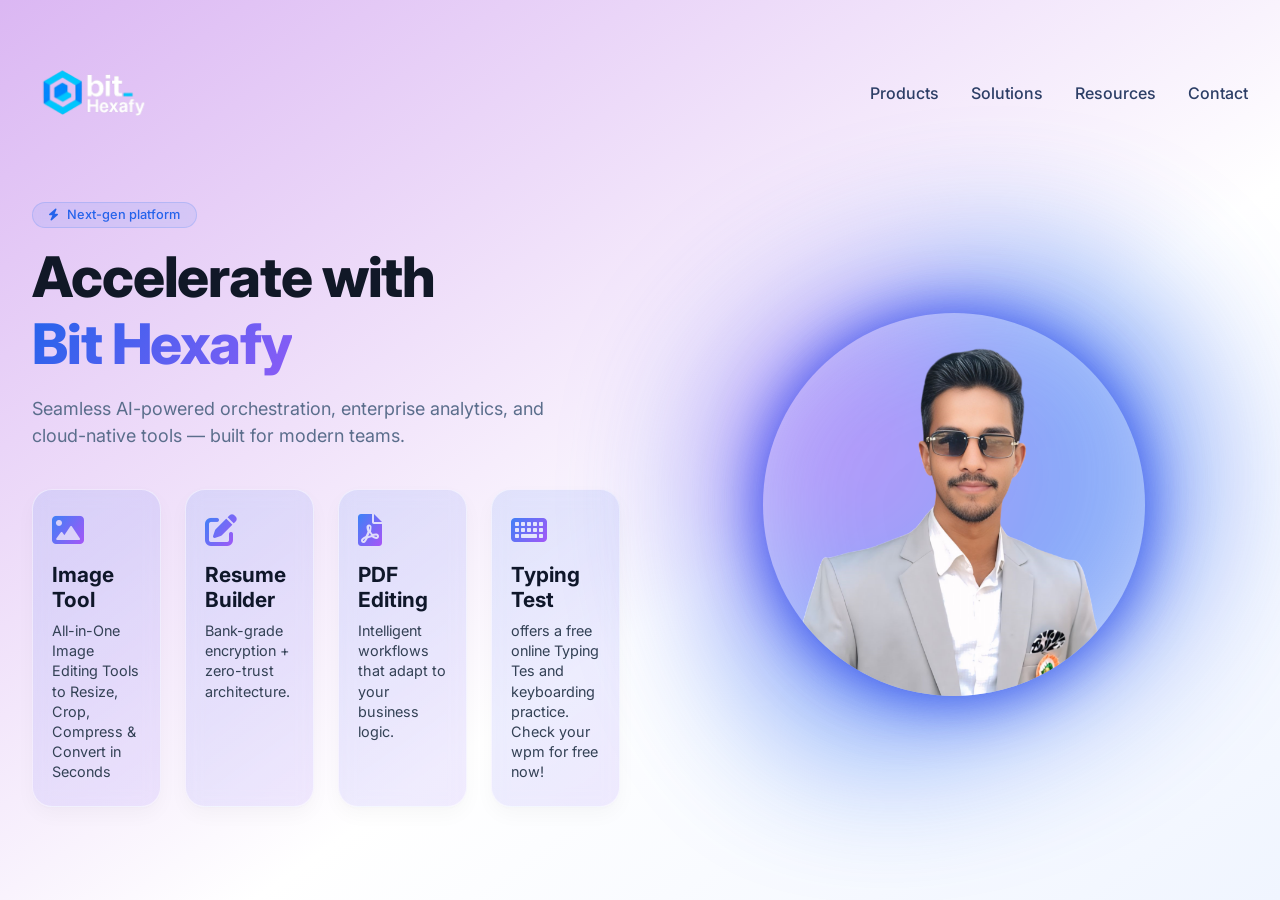
<file: index.html>
<!DOCTYPE html>
<html lang="en">
<head>
  <meta charset="UTF-8">
  <meta name="viewport" content="width=device-width, initial-scale=1.0, viewport-fit=cover">
  <title>Bit_Hexafy</title>
 <link href="https://fonts.googleapis.com/css2?family=Inter:opsz,wght@14..32,300;14..32,400;14..32,500;14..32,600;14..32,700;14..32,800&display=swap" rel="stylesheet">
  <link rel="stylesheet" href="https://cdnjs.cloudflare.com/ajax/libs/font-awesome/6.0.0-beta3/css/all.min.css">
  <style>
    * {
      margin: 0;
      padding: 0;
      box-sizing: border-box;
    }

    body {
      font-family: 'Inter', sans-serif;
      background: linear-gradient(145deg, #dbb7f3 0%, #ffffff 60%, #f0f5ff 100%);
      min-height: 100vh;
      color: #111827;
      overflow-x: hidden;
    }

    html {
      scroll-behavior: smooth;
    }

    .container {
      max-width: 1280px;
      margin: 0 auto;
      padding: 2rem 2rem 3rem;
    }

    .header {
      display: flex;
      justify-content: space-between;
      align-items: center;
      flex-wrap: wrap;
      margin-bottom: 3rem;
    }
    .bithexafylogo {
      position: relative;
      z-index: 2;
      width: 10%;
      height: auto;
    }

    .nav-links {
      display: flex;
      gap: 2rem;
      align-items: center;
    }
    .nav-links a {
      text-decoration: none;
      font-weight: 500;
      color: #2c3e66;
      transition: 0.2s ease;
      font-size: 1rem;
    }
    .nav-links a:hover {
      color: #4f46e5;
    }

    .split-layout {
      display: grid;
      grid-template-columns: 1fr 1fr;
      gap: 2.5rem;
      align-items: center;
      margin-top: 1rem;
    }

    .left-col h1 {
      font-size: 3.5rem;
      font-weight: 800;
      line-height: 1.2;
      letter-spacing: -0.02em;
      margin-bottom: 1rem;
    }
    .gradient-text {
      background: linear-gradient(125deg, #2563eb, #8b5cf6);
      -webkit-background-clip: text;
      background-clip: text;
      color: transparent;
      display: inline-block;
    }
    .subhead {
      font-size: 1.125rem;
      color: #5b6e8c;
      line-height: 1.5;
      margin-bottom: 2.5rem;
      max-width: 90%;
    }

    .cards-grid {
      display: grid;
      grid-template-columns: repeat(4, 1fr);
      gap: 1.5rem;
    }

    .tool-card {
      background: linear-gradient(135deg, rgba(59, 130, 246, 0.12), rgba(139, 92, 246, 0.12));
      backdrop-filter: blur(8px);
      border-radius: 20px;
      padding: 1.5rem 1.2rem;
      border: 1px solid rgba(255, 255, 255, 0.5);
      box-shadow: 0 8px 20px rgba(0, 0, 0, 0.03), 0 2px 4px rgba(0, 0, 0, 0.02);
      transition: all 0.3s cubic-bezier(0.2, 0.9, 0.4, 1.1);
      cursor: pointer;
      text-align: left;
    }

    .tool-card i {
      font-size: 2rem;
      background: linear-gradient(125deg, #3b82f6, #a855f7);
      -webkit-background-clip: text;
      background-clip: text;
      color: transparent;
      margin-bottom: 1rem;
      display: inline-block;
    }
    .tool-card h3 {
      font-size: 1.3rem;
      font-weight: 700;
      margin-bottom: 0.6rem;
      color: #0f172a;
    }
    .tool-card p {
      font-size: 0.9rem;
      color: #334155;
      line-height: 1.4;
    }

    .tool-card:hover {
      transform: translateY(-8px) scale(1.05);
      box-shadow: 0 25px 35px -12px rgba(79, 70, 229, 0.35), 0 0 0 1px rgba(255,255,255,0.4);
      background: linear-gradient(135deg, rgba(59, 130, 246, 0.2), rgba(139, 92, 246, 0.2));
      backdrop-filter: blur(12px);
      border-color: rgba(255,255,255,0.7);
    }

    .right-col {
      position: relative;
      display: flex;
      justify-content: center;
      align-items: center;
      min-height: 450px;
    }

    .gradient-blob {
      position: absolute;
      width: 500px;
      height: 500px;
      background: radial-gradient(circle at 30% 40%, #a855f7, #3b82f6, #6366f1);
      border-radius: 62% 38% 70% 30% / 42% 45% 55% 58%;
      filter: blur(70px);
      opacity: 0.65;
      z-index: 0;
      animation: floatBlob 8s infinite alternate ease-in-out;
    }

    @keyframes floatBlob {
      0% {
        transform: translateY(0px) translateX(0px) rotate(0deg);
        border-radius: 62% 38% 70% 30% / 42% 45% 55% 58%;
      }
      100% {
        transform: translateY(-20px) translateX(15px) rotate(3deg);
        border-radius: 45% 55% 40% 60% / 55% 40% 60% 45%;
      }
    }

    .man-image {
      position: relative;
      z-index: 2;
      max-width: 65%;
      border-radius: 50%;
      border: 0px solid #4400ff;
      box-shadow: 0 2px 60px 1px rgba(0, 34, 228, 0.733);
      height: auto;
      filter: drop-shadow(0 20px 25px -8px rgba(0, 0, 0, 0.15));
      transition: transform 0.3s ease;
      pointer-events: none;
    }
    .man-image:hover {
      transform: scale(1.01);
    }

    @media (max-width: 1024px) {
      .cards-grid {
        grid-template-columns: repeat(2, 1fr);
        gap: 1.2rem;
      }
      .left-col h1 {
        font-size: 2.8rem;
      }
      .gradient-blob {
        width: 400px;
        height: 400px;
        filter: blur(60px);
      }
    }

    @media (max-width: 768px) {
      .container {
        padding: 1.5rem;
      }
      .split-layout {
        grid-template-columns: 1fr;
        gap: 2rem;
      }
      .right-col {
        order: 2;
        min-height: 380px;
      }
      .left-col {
        order: 1;
      }
      .cards-grid {
        grid-template-columns: 1fr;
        gap: 1.2rem;
      }
      .subhead {
        max-width: 100%;
      }
      .header {
        margin-bottom: 1.5rem;
      }
      .nav-links {
        gap: 1.2rem;
      }
       .logo {
        font-size: 1.6rem;
      }
      .gradient-blob {
        width: 320px;
        height: 320px;
        filter: blur(55px);
      }
    }
    .imgtl{
        padding: 15px 40px;
        border: none;        
        outline: none;
        color: #fff;
        cursor:  pointer;
        position: relative;
        z-index: 0;
        border-radius: 12px;
    }
    .imgtl::after {
        content: "";
        z-index: -1;
        position: absolute;
        width:  100%;
        height: 100%;
        background-color: #333;
        left: 0;
        top: 0;
        border-radius: 10%;
    }

    @media (max-width: 480px) {
      .left-col h1 {
        font-size: 2.2rem;
      }
      .tool-card:hover {
        transform: translateY(-5px) scale(1.02);
      }
      .gradient-blob {
        width: 280px;
        height: 280px;
        filter: blur(50px);
      }
    }

    .nav-links a {
      position: relative;
    }
    .nav-links a::after {
      content: '';
      position: absolute;
      width: 0;
      height: 2px;
      bottom: -4px;
      left: 0;
      background: linear-gradient(90deg, #3b82f6, #a855f7);
      transition: width 0.25s ease;
    }
    .nav-links a:hover::after {
      width: 100%;
    }

    .tagline-badge {
      display: inline-block;
      background: rgba(59,130,246,0.1);
      backdrop-filter: blur(4px);
      padding: 0.3rem 1rem;
      border-radius: 40px;
      font-size: 0.8rem;
      font-weight: 500;
      color: #2563eb;
      margin-bottom: 1rem;
      border: 1px solid rgba(59,130,246,0.2);
    }
  </style>
</head>
<body>

<div class="container">

  <header class="header">
    <img src="Bit_Hexafy.png" alt="Bit_Hexafy logo" class="bithexafylogo">
    <div class="nav-links">
      <a href="#">Products</a>
      <a href="#">Solutions</a>
      <a href="#">Resources</a>
      <a href="#">Contact</a>
    </div>
  </header>

  <div class="split-layout">

    <div class="left-col">
      <div class="tagline-badge">
        <i class="fas fa-bolt" style="font-size: 0.75rem; margin-right: 6px;"></i> Next-gen platform
      </div>
      <h1>
        Accelerate with <span class="gradient-text">Bit Hexafy</span>
      </h1>
      <p class="subhead">
        Seamless AI-powered orchestration, enterprise analytics, and cloud-native tools — built for modern teams.
      </p>
      
      <div class="cards-grid">

        <div class="tool-card" onclick="openPage('image-tool/index.html')">
          <i class="fas fa-image"></i>
          <h3>Image Tool</h3>
          <p>All-in-One Image Editing Tools to Resize, Crop, Compress & Convert in Seconds</p>
        </div>

        <div class="tool-card" onclick="openPage('resume-builder/index.html')" >
          <i class="fas fa-edit"></i>
          <h3>Resume Builder</h3>
          <p>Bank-grade encryption + zero-trust architecture.</p>
        </div>

        <div class="tool-card" onclick="openPage('pdf-editor/index.html')">
          <i class="fa fa-file-pdf"></i>
          <h3>PDF Editing</h3>
          <p>Intelligent workflows that adapt to your business logic.</p>
        </div>

        <div class="tool-card" onclick="openPage('Typing Test/index.html')">
          <i class="fas fa-keyboard"></i>
          <h3>Typing Test</h3>
          <p>offers a free online Typing Tes and keyboarding practice. Check your wpm for free now!</p>
        </div>
      </div>
    </div>


    <div class="right-col">

        <div class="gradient-blob"></div>

        <img class="man-image" 
           src="MeFront.png" 
           alt="Professional man in suit with transparent background"
           loading="eager">
    </div>
  </div>
</div>



<script>
  (function() {

    console.log("✨ bit.Hexafy UI — modern glassmorphism suite ready");
    
    const cards = document.querySelectorAll('.tool-card');
    if(cards.length) {
      cards.forEach(card => {
        card.addEventListener('touchstart', function() {
                    this.style.transform = 'translateY(-6px) scale(1.02)';
          setTimeout(() => {
            if(!this.matches(':hover')) {
              this.style.transform = '';
            }
          }, 200);
        });
        card.addEventListener('touchend', function() {
          setTimeout(() => {
            this.style.transform = '';
          }, 100);
        });
      });
    }

    const blob = document.querySelector('.gradient-blob');
    const rightContainer = document.querySelector('.right-col');
    if(blob && rightContainer) {
      rightContainer.addEventListener('mousemove', (e) => {
        const rect = rightContainer.getBoundingClientRect();
        const x = ((e.clientX - rect.left) / rect.width) * 100;
        const y = ((e.clientY - rect.top) / rect.height) * 100;
        blob.style.transform = `translate(${(x - 50) * 0.03}px, ${(y - 50) * 0.02}px)`;
      });
      rightContainer.addEventListener('mouseleave', () => {
        blob.style.transform = '';
      });
    }

  })();
      function openPage(path) {
      window.location.href = path;
    }
</script>
</body>
</html>
</file>
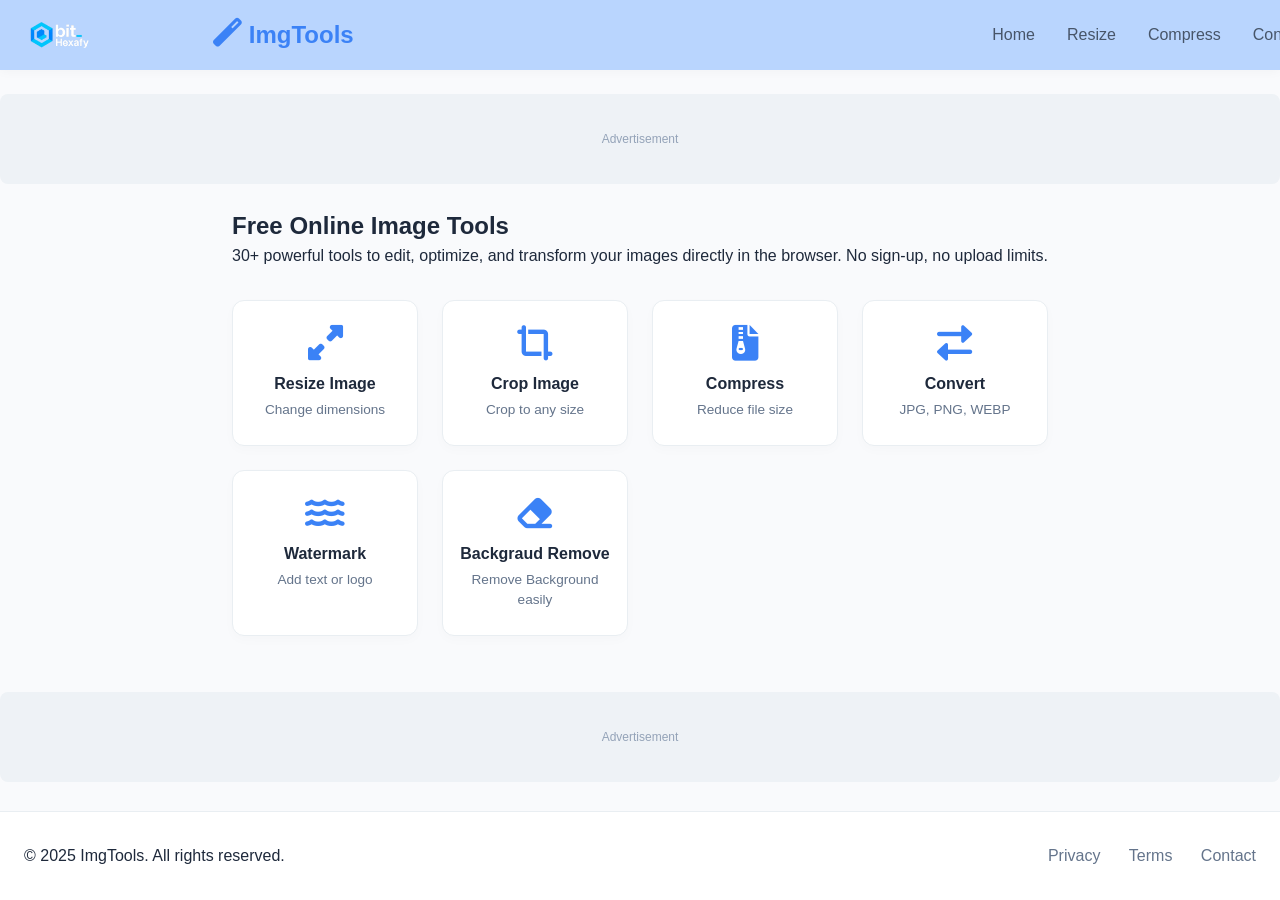
<file: image-tool/index.html>
<!DOCTYPE html>
<html lang="en">
<head>
  <meta charset="UTF-8">
  <meta name="viewport" content="width=device-width, initial-scale=1.0">
  <title>30+ Free Image Tools Online - Resize, Compress, Convert & More</title>
  <meta name="description" content="All-in-one free image processing website. Resize, crop, compress, convert, watermark and 25+ other tools. No upload limits, privacy first.">
  <link rel="icon" type="image/png" href="/assets/icons/favicon.png">
  <link rel="stylesheet" href="css/Image-home.css">
  <link rel="stylesheet" href="https://cdnjs.cloudflare.com/ajax/libs/font-awesome/6.0.0-beta3/css/all.min.css">
</head>
<body>
  <header>
    <div class="container"> 
      <img src="png/bit_hexafy.png" alt="logo" class="bit_hexafy">
      <div class="logo">
        <a href="/"><i class="fas fa-magic"></i> ImgTools</a>
      </div>
      <ul class="nav-links">
        <li><a href="/">Home</a></li>
        <li><a href="/tools/resize.html">Resize</a></li>
        <li><a href="/tools/compress.html">Compress</a></li>
        <li><a href="/tools/convert.html">Convert</a></li>
        <li><a href="/contact.html">Contact</a></li>
      </ul>
    </div>
  </header>

  <!-- AdSense Header -->
  <div class="container ad-slot"></div>

  <main class="container">
    <section class="hero">
      <h1>Free Online Image Tools</h1>
      <p>30+ powerful tools to edit, optimize, and transform your images directly in the browser. No sign-up, no upload limits.</p>
    </section>

    <!-- Tool Grid -->
    <div class="tool-grid">
      <!-- Repeat for each tool, 30 items -->
      <a href="tools/resize.html" class="tool-card">
        <i class="fas fa-expand-alt"></i>
        <h3>Resize Image</h3>
        <p>Change dimensions</p>
      </a>
      <a href="tools/crop.html" class="tool-card">
        <i class="fas fa-crop-alt"></i>
        <h3>Crop Image</h3>
        <p>Crop to any size</p>
      </a>
      <a href="tools/compress.html" class="tool-card">
        <i class="fas fa-file-archive"></i>
        <h3>Compress</h3>
        <p>Reduce file size</p>
      </a>
      <a href="tools/convert.html" class="tool-card">
        <i class="fas fa-exchange-alt"></i>
        <h3>Convert</h3>
        <p>JPG, PNG, WEBP</p>
      </a>
      <a href="tools/watermark.html" class="tool-card">
        <i class="fas fa-water"></i>
        <h3>Watermark</h3>
        <p>Add text or logo</p>
      </a>
      <a href="tools/backgraund-remove-tool.html" class="tool-card">
        <i class="fas fa-eraser"></i>
        <h3>Backgraud Remove</h3>
        <p>Remove Background easily </p>
      </a>
      <!-- ... continue to 30 tools. For brevity we list only 5 here -->
    </div>
  </main>

  <!-- AdSense Footer -->
  <div class="container ad-slot"></div>

  <footer>
    <div class="container">
      <div>© 2025 ImgTools. All rights reserved.</div>
      <div class="footer-links">
        <a href="/privacy.html">Privacy</a>
        <a href="/terms.html">Terms</a>
        <a href="/contact.html">Contact</a>
      </div>
    </div>
  </footer>
  
  <script src="js/Image-home.js"></script>
</body>
</html>
</file>
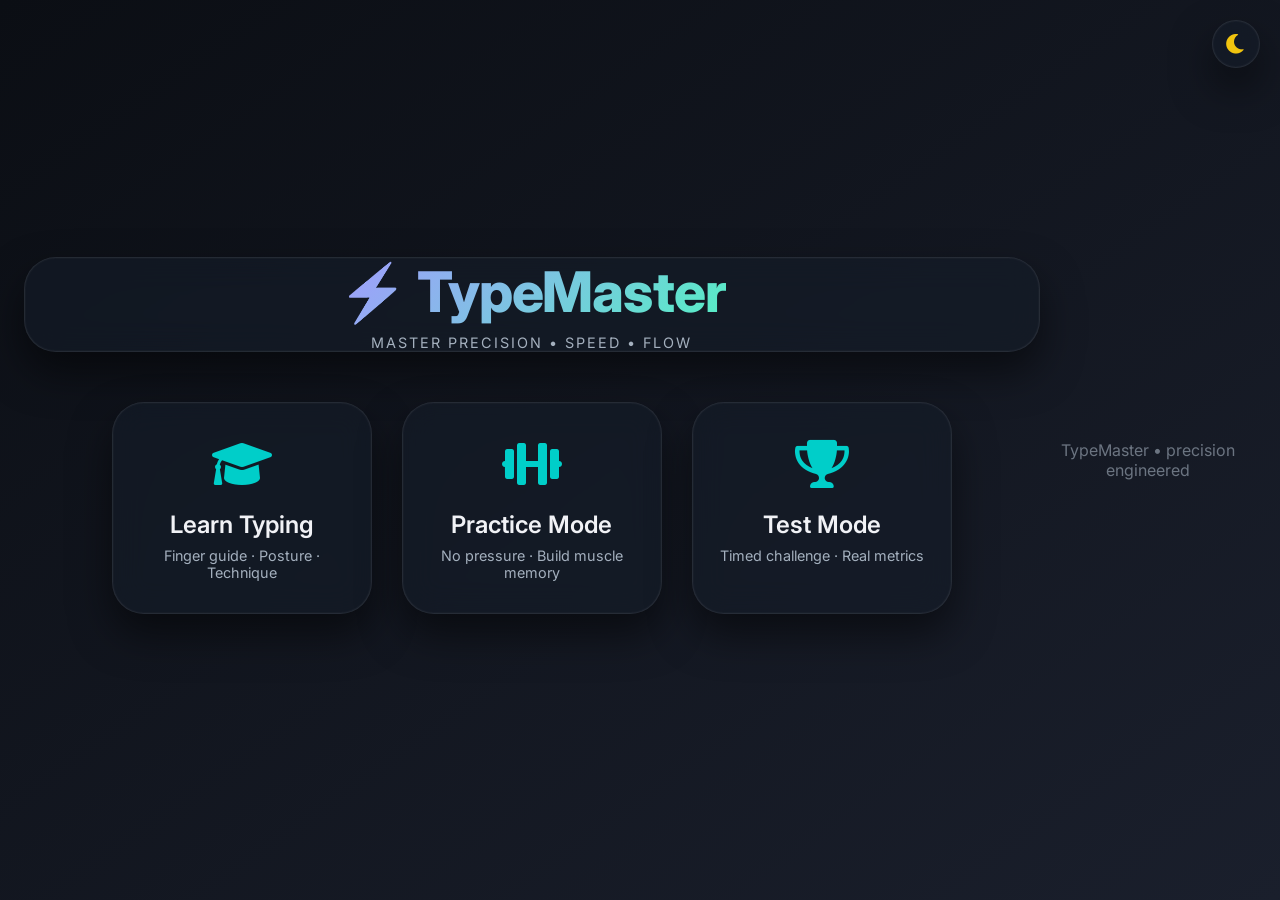
<file: Typing Test/index.html>
<!DOCTYPE html>
<html lang="en">
<head>
  <meta charset="UTF-8">
  <meta name="viewport" content="width=device-width, initial-scale=1.0, maximum-scale=1.0, user-scalable=yes">
  <title>TypeMaster • Premium Typing Test</title>
  <!-- Google Fonts & Base -->
  <link rel="preconnect" href="https://fonts.googleapis.com">
  <link rel="preconnect" href="https://fonts.gstatic.com" crossorigin>
  <link href="https://fonts.googleapis.com/css2?family=Inter:ital,opsz,wght@0,14..32,100..900;1,14..32,100..900&display=swap" rel="stylesheet">
  <link rel="stylesheet" href="https://cdnjs.cloudflare.com/ajax/libs/font-awesome/6.0.0-beta3/css/all.min.css">
  <link rel="stylesheet" href="style.css">
</head>
<body>
  <div class="app-wrapper">
    <!-- Dark Mode Toggle (Bonus) -->
    <div class="theme-toggle" id="themeToggle">
      <i class="fas fa-moon"></i>
    </div>

    <!-- ==================== PAGE 1: HOME / MODE SELECTION ==================== -->
    <section id="homeView" class="view active-view">
      <div class="hero-glass">
        <h1 class="brand-logo">
          <span class="gradient-text">⚡ TypeMaster</span>
        </h1>
        <p class="tagline">master precision • speed • flow</p>
      </div>

      <div class="mode-cards">
        <!-- Learn Card -->
        <div class="card learn-card" id="learnCard">
          <div class="card-icon"><i class="fas fa-graduation-cap"></i></div>
          <h2>Learn Typing</h2>
          <p>Finger guide · Posture · Technique</p>
          <div class="card-shine"></div>
        </div>

        <!-- Practice Card -->
        <div class="card practice-card" id="practiceCard">
          <div class="card-icon"><i class="fas fa-dumbbell"></i></div>
          <h2>Practice Mode</h2>
          <p>No pressure · Build muscle memory</p>
          <div class="card-shine"></div>
        </div>

        <!-- Test Card -->
        <div class="card test-card" id="testCard">
          <div class="card-icon"><i class="fas fa-trophy"></i></div>
          <h2>Test Mode</h2>
          <p>Timed challenge · Real metrics</p>
          <div class="card-shine"></div>
        </div>
      </div>

      <!-- LEARN PANEL (expandable / overlay) -->
      <div id="learnPanel" class="learn-panel glass-panel hidden">
        <div class="panel-header">
          <h2><i class="fas fa-hand-pointer"></i> Typing Foundation</h2>
          <button class="close-learn" id="closeLearnBtn"><i class="fas fa-times"></i></button>
        </div>
        <div class="learn-content">
          <div class="learn-row">
            <div class="posture-card">
              <h3>🧘 Proper Posture</h3>
              <ul>
                <li>Back straight, feet flat</li>
                <li>Elbows at 90°</li>
                <li>Wrists floating</li>
                <li>Screen at eye level</li>
              </ul>
            </div>
            <div class="tips-card">
              <h3>💡 Speed & Accuracy</h3>
              <ul>
                <li>Focus on accuracy first</li>
                <li>Use all fingers</li>
                <li>Don't look at keyboard</li>
                <li>Practice daily 15min</li>
              </ul>
            </div>
          </div>
          <!-- Finger placement + visual keyboard -->
          <div class="finger-guide">
            <h3>🖐️ Finger Placement (Home Row)</h3>
            <div class="hands-row">
              <div class="hand left-hand">
                <span class="hand-label">Left hand</span>
                <div class="finger-badge">A <small>pinky</small></div>
                <div class="finger-badge">S <small>ring</small></div>
                <div class="finger-badge">D <small>middle</small></div>
                <div class="finger-badge">F <small>index</small></div>
              </div>
              <div class="hand right-hand">
                <span class="hand-label">Right hand</span>
                <div class="finger-badge">J <small>index</small></div>
                <div class="finger-badge">K <small>middle</small></div>
                <div class="finger-badge">L <small>ring</small></div>
                <div class="finger-badge">; <small>pinky</small></div>
              </div>
            </div>
            <!-- Visual keyboard highlight (simplified) -->
            <div class="keyboard-visual" id="learnKeyboard">
              <!-- Rendered by JS -->
            </div>
            <p class="keyboard-note">🔹 Color zones: left hand (blue) · right hand (coral)</p>
          </div>
        </div>
      </div>

      <!-- SETTINGS PANEL (appears when Practice/Test clicked) -->
      <div id="settingsPanel" class="settings-panel glass-panel hidden">
        <div class="panel-header">
          <h2><i class="fas fa-sliders-h"></i> Configure Session</h2>
          <button class="close-settings" id="closeSettingsBtn"><i class="fas fa-times"></i></button>
        </div>
        <div class="settings-body">
          <div class="setting-group">
            <label><i class="fas fa-font"></i> Mode</label>
            <div class="toggle-group">
              <button class="mode-btn active" data-mode="words">📝 Words</button>
              <button class="mode-btn" data-mode="paragraph">📄 Paragraph</button>
            </div>
          </div>
          <div class="setting-group">
            <label><i class="fas fa-clock"></i> Duration</label>
            <div class="toggle-group">
              <button class="time-btn" data-time="30">30s</button>
              <button class="time-btn active" data-time="60">60s</button>
              <button class="time-btn" data-time="120">120s</button>
            </div>
          </div>
          <div class="setting-group">
            <label><i class="fas fa-signal"></i> Difficulty</label>
            <div class="toggle-group">
              <button class="diff-btn active" data-diff="easy">🌱 Easy</button>
              <button class="diff-btn" data-diff="medium">🍂 Medium</button>
              <button class="diff-btn" data-diff="hard">🔥 Hard</button>
            </div>
          </div>
          <button class="start-session-btn" id="startSessionBtn">
            <i class="fas fa-play"></i> Start Typing
          </button>
        </div>
      </div>
    </section>

    <!-- ==================== PAGE 2: TYPING INTERFACE ==================== -->
    <section id="typingView" class="view">
      <div class="typing-header">
        <div class="stats-panel glass">
          <div class="stat-item">
            <span class="stat-label">WPM</span>
            <span class="stat-value" id="wpmDisplay">0</span>
          </div>
          <div class="stat-item">
            <span class="stat-label">Accuracy</span>
            <span class="stat-value" id="accDisplay">100%</span>
          </div>
          <div class="stat-item">
            <span class="stat-label">Time</span>
            <span class="stat-value" id="timerDisplay">60</span>
          </div>
          <div class="stat-item">
            <span class="stat-label">Errors</span>
            <span class="stat-value" id="errorDisplay">0</span>
          </div>
        </div>
        <div class="action-buttons">
          <button class="action-btn" id="pauseBtn"><i class="fas fa-pause"></i> Pause</button>
          <button class="action-btn" id="resumeBtn" disabled><i class="fas fa-play"></i> Resume</button>
          <button class="action-btn" id="restartBtn"><i class="fas fa-redo-alt"></i> Restart</button>
          <button class="action-btn" id="submitBtn"><i class="fas fa-check"></i> Submit</button>
        </div>
      </div>

      <!-- Text display area -->
      <div class="text-display-container glass">
        <div id="textDisplay" class="text-display">
          <!-- words will be injected -->
        </div>
      </div>

      <!-- Input box -->
      <div class="input-wrapper glass">
        <input type="text" id="typingInput" class="typing-input" placeholder="Start typing here..." autocomplete="off" autofocus>
        <div class="input-hint">⏎ Enter to submit manually</div>
      </div>

      <!-- Live keyboard highlight (bonus) -->
      <div class="live-keyboard glass" id="liveKeyboard">
        <!-- generated by JS -->
      </div>
    </section>

    <!-- ==================== PAGE 3: RESULT PAGE ==================== -->
    <section id="resultView" class="view">
      <div class="result-card glass">
        <h2 class="result-title">🏁 Your Performance</h2>
        <div class="result-stats-grid">
          <div class="res-item"><span class="res-label">WPM</span><span class="res-value" id="finalWpm">0</span></div>
          <div class="res-item"><span class="res-label">Accuracy</span><span class="res-value" id="finalAcc">0%</span></div>
          <div class="res-item"><span class="res-label">Total Words</span><span class="res-value" id="totalWords">0</span></div>
          <div class="res-item"><span class="res-label">Correct Words</span><span class="res-value" id="correctWords">0</span></div>
          <div class="res-item"><span class="res-label">Incorrect</span><span class="res-value" id="incorrectWords">0</span></div>
          <div class="res-item"><span class="res-label">Time Taken</span><span class="res-value" id="timeTaken">0s</span></div>
        </div>
        <div class="progress-container">
          <div class="progress-bar" id="progressBar" style="width:0%"></div>
        </div>
        <div class="performance-message" id="perfMessage">Excellent! 🌟</div>
        <div class="result-actions">
          <button class="primary-btn" id="restartResultBtn"><i class="fas fa-redo-alt"></i> Restart Test</button>
          <button class="secondary-btn" id="homeBtn"><i class="fas fa-home"></i> Back to Home</button>
        </div>
      </div>
    </section>
  </div>

  <!-- Footer / subtle -->
  <div class="watermark">TypeMaster • precision engineered</div>

  <script src="script.js"></script>
</body>
</html>
</file>
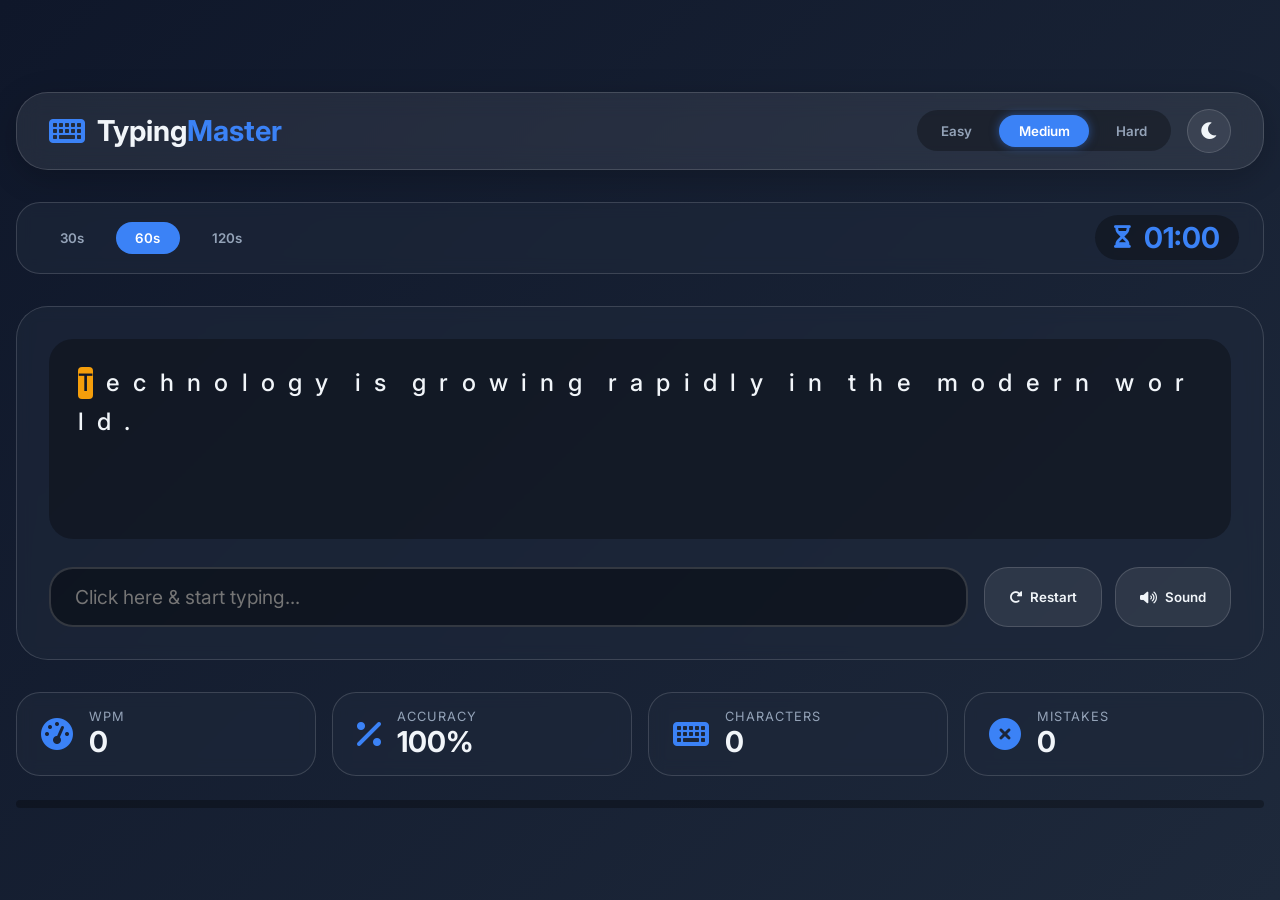
<file: typing-tool/index.html>
<!DOCTYPE html>
<html lang="en">
<head>
  <meta charset="UTF-8">
  <meta name="viewport" content="width=device-width, initial-scale=1.0, user-scalable=no">
  <title>Typing Master | Premium Practice</title>
  <link rel="stylesheet" href="style.css">
  <link href="https://fonts.googleapis.com/css2?family=Inter:opsz,wght@14..32,300;14..32,400;14..32,500;14..32,600;14..32,700&display=swap" rel="stylesheet">
  <link rel="stylesheet" href="https://cdnjs.cloudflare.com/ajax/libs/font-awesome/6.0.0-beta3/css/all.min.css">
</head>
<body>
  <div class="app-container">
    <!-- Header -->
    <header class="glass-header">
      <div class="logo">
        <i class="fas fa-keyboard"></i>
        <h1>Typing<span>Master</span></h1>
      </div>
      <div class="header-controls">
        <div class="difficulty-selector">
          <button class="difficulty-btn" data-diff="easy">Easy</button>
          <button class="difficulty-btn active" data-diff="medium">Medium</button>
          <button class="difficulty-btn" data-diff="hard">Hard</button>
        </div>
        <button id="darkModeToggle" class="icon-btn"><i class="fas fa-moon"></i></button>
      </div>
    </header>

    <!-- Timer & Mode Bar -->
    <div class="timer-mode-bar">
      <div class="timer-buttons">
        <button class="timer-option" data-time="30">30s</button>
        <button class="timer-option active" data-time="60">60s</button>
        <button class="timer-option" data-time="120">120s</button>
      </div>
      <div class="timer-display">
        <i class="fas fa-hourglass-half"></i>
        <span id="timerValue">01:00</span>
      </div>
    </div>

    <!-- Main Typing Area -->
    <div class="typing-arena">
      <div class="text-display-container">
        <div id="textDisplay" class="text-display">
          <!-- dynamic words will appear here -->
        </div>
        <div class="cursor-overlay" id="cursorOverlay"></div>
      </div>
      <div class="input-area">
        <input type="text" id="userInput" class="typing-input" placeholder="Click here & start typing..." autocomplete="off" disabled>
        <div class="input-controls">
          <button id="restartBtn" class="action-btn"><i class="fas fa-redo-alt"></i> Restart</button>
          <button id="soundToggleBtn" class="action-btn"><i class="fas fa-volume-up"></i> Sound</button>
        </div>
      </div>
    </div>

    <!-- Stats Dashboard -->
    <div class="stats-panel">
      <div class="stat-card">
        <i class="fas fa-tachometer-alt"></i>
        <div class="stat-info">
          <span class="stat-label">WPM</span>
          <span id="wpmValue" class="stat-value">0</span>
        </div>
      </div>
      <div class="stat-card">
        <i class="fas fa-percent"></i>
        <div class="stat-info">
          <span class="stat-label">Accuracy</span>
          <span id="accuracyValue" class="stat-value">100%</span>
        </div>
      </div>
      <div class="stat-card">
        <i class="fas fa-keyboard"></i>
        <div class="stat-info">
          <span class="stat-label">Characters</span>
          <span id="charsValue" class="stat-value">0</span>
        </div>
      </div>
      <div class="stat-card">
        <i class="fas fa-times-circle"></i>
        <div class="stat-info">
          <span class="stat-label">Mistakes</span>
          <span id="mistakesValue" class="stat-value">0</span>
        </div>
      </div>
    </div>

    <!-- Progress Bar -->
    <div class="progress-container">
      <div class="progress-bar" id="progressBar"></div>
    </div>
  </div>

  <!-- Result Modal -->
  <div id="resultModal" class="modal">
    <div class="modal-content glass-card">
      <i class="fas fa-chart-line modal-icon"></i>
      <h2>Test Complete</h2>
      <div class="result-stats">
        <div class="result-item"><span>Final WPM:</span> <strong id="finalWPM">0</strong></div>
        <div class="result-item"><span>Accuracy:</span> <strong id="finalAcc">0%</strong></div>
        <div class="result-item"><span>Total Errors:</span> <strong id="finalErrors">0</strong></div>
      </div>
      <button id="modalRestartBtn" class="primary-btn"><i class="fas fa-play"></i> New Test</button>
    </div>
  </div>

  <script src="script.js"></script>
</body>
</html>
</file>
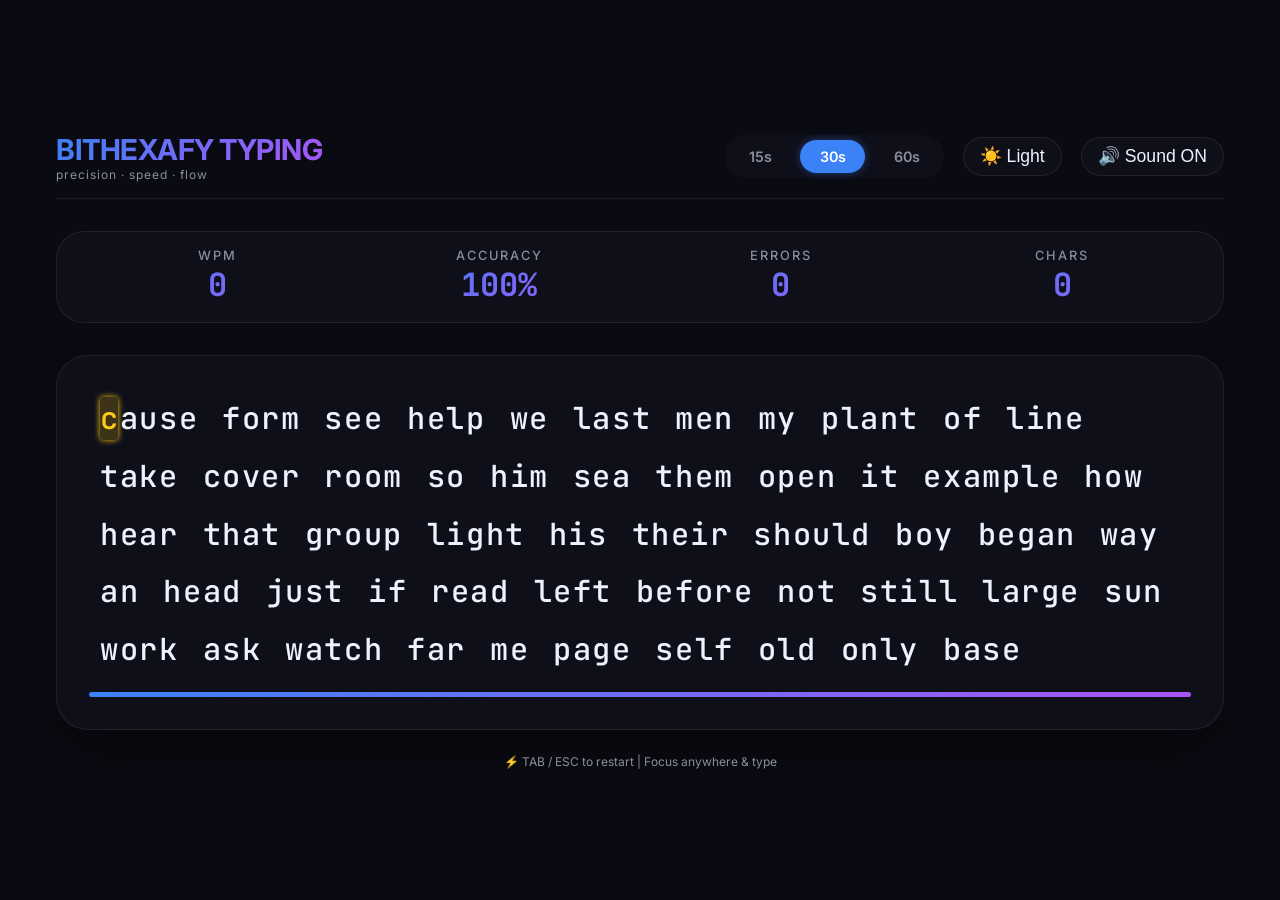
<file: typing-tool/typing.html>
<!DOCTYPE html>
<html lang="en">
<head>
  <meta charset="UTF-8">
  <meta name="viewport" content="width=device-width, initial-scale=1.0, user-scalable=no">
  <title>Bithexafy Typing | Futuristic Typing Practice</title>
  <link rel="preconnect" href="https://fonts.googleapis.com">
  <link rel="preconnect" href="https://fonts.gstatic.com" crossorigin>
  <link href="https://fonts.googleapis.com/css2?family=Inter:opsz,wght@14..32,300;14..32,400;14..32,500;14..32,600;14..32,700&family=JetBrains+Mono:wght@400;500;600&display=swap" rel="stylesheet">
  <style>
    /* style.css - Bithexafy Typing */
    * {
      margin: 0;
      padding: 0;
      box-sizing: border-box;
      user-select: none; /* cleaner selection, but typing works */
    }

    body {
      font-family: 'Inter', sans-serif;
      background: var(--bg-primary);
      color: var(--text-primary);
      transition: background 0.3s ease, color 0.2s ease;
      min-height: 100vh;
      display: flex;
      justify-content: center;
      align-items: center;
      overflow-x: hidden;
    }

    /* DARK THEME (default) */
    :root {
      --bg-primary: #0a0a12;
      --bg-secondary: #0f0f1a;
      --bg-card: rgba(18, 18, 30, 0.7);
      --text-primary: #eef2ff;
      --text-secondary: #8b8d9e;
      --accent-blue: #3b82f6;
      --accent-purple: #a855f7;
      --accent-glow: rgba(59, 130, 246, 0.4);
      --correct: #2dd4bf;
      --wrong: #f43f5e;
      --current: #facc15;
      --border-light: rgba(255, 255, 255, 0.08);
      --shadow-xl: 0 25px 45px -12px rgba(0, 0, 0, 0.5);
      --mistake-color: #ff8c8c;
    }

    body.light {
      --bg-primary: #f4f6fc;
      --bg-secondary: #ffffff;
      --bg-card: rgba(255, 255, 255, 0.85);
      --text-primary: #111827;
      --text-secondary: #4b5563;
      --accent-blue: #2563eb;
      --accent-purple: #9333ea;
      --border-light: rgba(0, 0, 0, 0.08);
      --shadow-xl: 0 25px 45px -12px rgba(0, 0, 0, 0.15);
    }

    .app-container {
      width: 100%;
      max-width: 1400px;
      margin: 2rem;
      padding: 1.5rem;
      backdrop-filter: blur(2px);
    }

    /* header & top bar */
    .top-bar {
      display: flex;
      justify-content: space-between;
      align-items: center;
      flex-wrap: wrap;
      gap: 1.5rem;
      margin-bottom: 2rem;
      padding-bottom: 1rem;
      border-bottom: 1px solid var(--border-light);
    }

    .logo h1 {
      font-size: 1.8rem;
      font-weight: 700;
      background: linear-gradient(135deg, var(--accent-blue), var(--accent-purple));
      -webkit-background-clip: text;
      background-clip: text;
      color: transparent;
      letter-spacing: -0.5px;
    }

    .logo p {
      font-size: 0.75rem;
      color: var(--text-secondary);
      letter-spacing: 1px;
    }

    .controls {
      display: flex;
      gap: 1.2rem;
      align-items: center;
      flex-wrap: wrap;
    }

    .timer-modes {
      display: flex;
      gap: 0.6rem;
      background: var(--bg-secondary);
      padding: 0.3rem;
      border-radius: 60px;
      backdrop-filter: blur(4px);
    }

    .mode-btn {
      background: transparent;
      border: none;
      padding: 0.5rem 1.2rem;
      font-family: 'Inter', monospace;
      font-weight: 600;
      font-size: 0.9rem;
      border-radius: 40px;
      cursor: pointer;
      color: var(--text-secondary);
      transition: all 0.2s;
    }

    .mode-btn.active {
      background: var(--accent-blue);
      color: white;
      box-shadow: 0 0 8px var(--accent-glow);
    }

    .icon-btn {
      background: var(--bg-secondary);
      border: 1px solid var(--border-light);
      border-radius: 40px;
      padding: 0.5rem 1rem;
      font-size: 1.1rem;
      cursor: pointer;
      transition: 0.2s;
      color: var(--text-primary);
      display: flex;
      align-items: center;
      gap: 6px;
      font-weight: 500;
    }

    .stats-grid {
      display: flex;
      justify-content: space-between;
      gap: 1.5rem;
      background: var(--bg-card);
      backdrop-filter: blur(12px);
      border-radius: 28px;
      padding: 1rem 2rem;
      margin-bottom: 2rem;
      border: 1px solid var(--border-light);
      flex-wrap: wrap;
    }

    .stat {
      text-align: center;
      flex: 1;
    }

    .stat-label {
      font-size: 0.8rem;
      text-transform: uppercase;
      letter-spacing: 2px;
      font-weight: 500;
      color: var(--text-secondary);
    }

    .stat-value {
      font-size: 2rem;
      font-weight: 700;
      font-family: 'JetBrains Mono', monospace;
      background: linear-gradient(145deg, var(--accent-blue), var(--accent-purple));
      -webkit-background-clip: text;
      background-clip: text;
      color: transparent;
    }

    /* word container */
    .typing-area {
      background: var(--bg-card);
      border-radius: 2rem;
      padding: 2rem;
      margin: 1rem 0;
      border: 1px solid var(--border-light);
      box-shadow: var(--shadow-xl);
      transition: all 0.2s;
    }

    .words-wrapper {
      min-height: 200px;
      max-height: 280px;
      overflow-y: auto;
      padding: 0.5rem;
      scroll-behavior: smooth;
    }

    .words-container {
      display: flex;
      flex-wrap: wrap;
      gap: 0.75rem 1.2rem;
      font-family: 'JetBrains Mono', monospace;
      font-size: 1.9rem;
      font-weight: 500;
      line-height: 1.4;
    }

    .word {
      display: inline-flex;
      gap: 0.1rem;
      background: transparent;
      transition: all 0.1s;
      border-radius: 12px;
      padding: 0.1rem 0.2rem;
    }

    .word.mistake {
      background: rgba(244, 63, 94, 0.15);
      border-radius: 10px;
    }

    .char {
      display: inline-block;
      transition: all 0.05s linear;
    }

    .char.correct {
      color: var(--correct);
      text-shadow: 0 0 4px rgba(45, 212, 191, 0.3);
    }

    .char.wrong {
      color: var(--wrong);
      text-decoration: underline;
      text-decoration-thickness: 2px;
    }

    .char.current {
      color: var(--current);
      background: rgba(250, 204, 21, 0.2);
      border-radius: 4px;
      box-shadow: 0 0 6px var(--current);
      animation: blinkCursor 1s step-end infinite;
    }

    @keyframes blinkCursor {
      0%, 100% { opacity: 1; }
      50% { opacity: 0.4; }
    }

    /* progress bar */
    .progress-section {
      margin-top: 1.5rem;
    }
    .progress-bar-bg {
      background: var(--border-light);
      height: 5px;
      border-radius: 8px;
      overflow: hidden;
    }
    .progress-fill {
      width: 0%;
      height: 100%;
      background: linear-gradient(90deg, var(--accent-blue), var(--accent-purple));
      transition: width 0.1s linear;
    }

    /* result overlay */
    .result-overlay {
      position: fixed;
      top: 0;
      left: 0;
      width: 100%;
      height: 100%;
      background: rgba(0, 0, 0, 0.8);
      backdrop-filter: blur(12px);
      display: flex;
      align-items: center;
      justify-content: center;
      z-index: 1000;
      visibility: hidden;
      opacity: 0;
      transition: all 0.3s ease;
    }
    .result-overlay.show {
      visibility: visible;
      opacity: 1;
    }
    .result-card {
      background: var(--bg-secondary);
      border-radius: 2rem;
      padding: 2.5rem;
      text-align: center;
      max-width: 400px;
      width: 90%;
      border: 1px solid var(--border-light);
      transform: scale(0.95);
      transition: transform 0.2s;
    }
    .result-overlay.show .result-card {
      transform: scale(1);
    }
    .result-card h2 {
      font-size: 2rem;
      margin-bottom: 1.5rem;
    }
    .result-stats {
      display: flex;
      justify-content: space-between;
      gap: 1rem;
      margin: 1.5rem 0;
    }
    .restart-result-btn {
      background: var(--accent-blue);
      border: none;
      padding: 0.8rem 2rem;
      border-radius: 40px;
      font-weight: bold;
      cursor: pointer;
      color: white;
      font-size: 1rem;
    }

    /* footer shortcuts */
    .shortcuts-tip {
      text-align: center;
      font-size: 0.75rem;
      color: var(--text-secondary);
      margin-top: 1.5rem;
    }

    /* hidden input */
    #ghost-input {
      position: fixed;
      top: -100px;
      left: -100px;
      opacity: 0;
      pointer-events: none;
    }

    /* scrollbar */
    .words-wrapper::-webkit-scrollbar {
      width: 6px;
    }
    .words-wrapper::-webkit-scrollbar-track {
      background: var(--border-light);
      border-radius: 8px;
    }
    .words-wrapper::-webkit-scrollbar-thumb {
      background: var(--accent-purple);
      border-radius: 8px;
    }

    @media (max-width: 700px) {
      .words-container { font-size: 1.4rem; gap: 0.5rem; }
      .stat-value { font-size: 1.4rem; }
      .stats-grid { padding: 0.8rem; }
    }
  </style>
</head>
<body>
<div class="app-container">
  <div class="top-bar">
    <div class="logo">
      <h1>BITHEXAFY TYPING</h1>
      <p>precision · speed · flow</p>
    </div>
    <div class="controls">
      <div class="timer-modes">
        <button class="mode-btn" data-time="15">15s</button>
        <button class="mode-btn active" data-time="30">30s</button>
        <button class="mode-btn" data-time="60">60s</button>
      </div>
      <button class="icon-btn" id="themeToggleBtn">🌙 Dark</button>
      <button class="icon-btn" id="soundToggleBtn">🔊 Sound ON</button>
    </div>
  </div>

  <div class="stats-grid">
    <div class="stat"><div class="stat-label">WPM</div><div class="stat-value" id="wpmValue">0</div></div>
    <div class="stat"><div class="stat-label">ACCURACY</div><div class="stat-value" id="accValue">100%</div></div>
    <div class="stat"><div class="stat-label">ERRORS</div><div class="stat-value" id="errorsValue">0</div></div>
    <div class="stat"><div class="stat-label">CHARS</div><div class="stat-value" id="charsValue">0</div></div>
  </div>

  <div class="typing-area">
    <div class="words-wrapper" id="wordsWrapper">
      <div class="words-container" id="wordsContainer"></div>
    </div>
    <div class="progress-section">
      <div class="progress-bar-bg"><div class="progress-fill" id="timerProgress"></div></div>
    </div>
  </div>
  <div class="shortcuts-tip">
    ⚡ TAB / ESC to restart | Focus anywhere & type
  </div>
</div>

<div id="resultOverlay" class="result-overlay">
  <div class="result-card">
    <h2>⚡ session complete</h2>
    <div class="result-stats">
      <div><strong>WPM</strong><br><span id="finalWpm">0</span></div>
      <div><strong>Accuracy</strong><br><span id="finalAcc">0%</span></div>
      <div><strong>Errors</strong><br><span id="finalErrors">0</span></div>
    </div>
    <button class="restart-result-btn" id="resultRestartBtn">↻ New Test</button>
  </div>
</div>

<input type="text" id="ghost-input" autocomplete="off">

<script>
  // ---------- script.js ----------
  // Word bank (300+ unique words)
  const WORD_BANK = [
    "the", "be", "to", "of", "and", "a", "in", "that", "have", "i", "it", "for", "not", "on", "with", "he", "as", "you", "do", "at", "this", "but", "his", "by", "from", "they", "we", "say", "her", "she", "or", "an", "will", "my", "one", "all", "would", "there", "their", "what", "so", "up", "out", "if", "about", "who", "get", "which", "go", "me", "when", "make", "can", "like", "time", "no", "just", "him", "know", "take", "people", "into", "year", "your", "good", "some", "could", "them", "see", "other", "than", "then", "now", "look", "only", "come", "its", "over", "think", "also", "back", "after", "use", "two", "how", "our", "work", "first", "well", "way", "even", "new", "want", "because", "any", "these", "give", "day", "most", "us", "very", "through", "just", "form", "sentence", "great", "think", "say", "help", "low", "line", "differ", "turn", "cause", "much", "mean", "before", "move", "right", "boy", "old", "too", "same", "tell", "does", "set", "three", "want", "air", "well", "also", "play", "small", "end", "put", "home", "read", "hand", "port", "large", "spell", "add", "even", "land", "here", "must", "big", "high", "such", "follow", "act", "why", "ask", "men", "change", "went", "light", "kind", "off", "need", "house", "picture", "try", "us", "again", "animal", "point", "mother", "world", "near", "build", "self", "earth", "father", "head", "stand", "own", "page", "should", "country", "found", "answer", "school", "grow", "study", "still", "learn", "plant", "cover", "food", "sun", "four", "between", "state", "keep", "eye", "never", "last", "let", "thought", "city", "tree", "cross", "farm", "hard", "start", "might", "story", "saw", "far", "sea", "draw", "left", "late", "run", "don't", "while", "press", "close", "night", "real", "life", "few", "north", "book", "carry", "took", "science", "eat", "room", "friend", "began", "idea", "fish", "mountain", "stop", "once", "base", "hear", "horse", "cut", "sure", "watch", "color", "face", "wood", "main", "open", "seem", "together", "next", "white", "children", "begin", "got", "walk", "example", "ease", "paper", "group", "always", "music", "those", "both", "mark", "often", "letter", "until", "mile", "river", "car", "feet", "care", "second", "book", "carry", "took", "science", "eat"
  ];
  
  function getRandomWords(count = 120) {
    let shuffled = [...WORD_BANK];
    for (let i = shuffled.length - 1; i > 0; i--) {
      const j = Math.floor(Math.random() * (i + 1));
      [shuffled[i], shuffled[j]] = [shuffled[j], shuffled[i]];
    }
    let result = [];
    while (result.length < count) result.push(...shuffled);
    return result.slice(0, count);
  }

  // DOM elements
  const wordsContainer = document.getElementById('wordsContainer');
  const wpmSpan = document.getElementById('wpmValue');
  const accSpan = document.getElementById('accValue');
  const errorsSpan = document.getElementById('errorsValue');
  const charsSpan = document.getElementById('charsValue');
  const timerProgressFill = document.getElementById('timerProgress');
  const ghostInput = document.getElementById('ghost-input');
  const resultOverlay = document.getElementById('resultOverlay');
  const finalWpmSpan = document.getElementById('finalWpm');
  const finalAccSpan = document.getElementById('finalAcc');
  const finalErrorsSpan = document.getElementById('finalErrors');
  
  // State
  let wordsList = [];         // array of strings
  let wordElements = [];      // DOM .word elements
  let charSpansPerWord = [];  // array of arrays of char spans
  let wordMistakeFlags = [];   // track per word mistake
  let currentWordIdx = 0;
  let currentCharIdx = 0;
  let testActive = false;
  let timerInterval = null;
  let timeLeft = 30;
  let selectedTime = 30;
  let startTime = null;
  let correctChars = 0;
  let errorCount = 0;
  let totalTyped = 0; // total key presses (letters/spaces valid)
  let soundEnabled = true;
  let audioCtx = null;
  
  // Helper: init audio on first interaction
  function initAudio() {
    if (!audioCtx && soundEnabled) {
      audioCtx = new (window.AudioContext || window.webkitAudioContext)();
    }
    if (audioCtx && audioCtx.state === 'suspended') {
      audioCtx.resume();
    }
  }
  function playBeep(isError = false) {
    if (!soundEnabled) return;
    try {
      initAudio();
      if (!audioCtx) return;
      const osc = audioCtx.createOscillator();
      const gain = audioCtx.createGain();
      osc.connect(gain);
      gain.connect(audioCtx.destination);
      osc.frequency.value = isError ? 620 : 880;
      gain.gain.value = 0.08;
      osc.start();
      gain.gain.exponentialRampToValueAtTime(0.00001, audioCtx.currentTime + 0.1);
      osc.stop(audioCtx.currentTime + 0.1);
    } catch(e) { /* silent */ }
  }
  
  // Render words from wordsList
  function renderWords() {
    wordsContainer.innerHTML = '';
    wordElements = [];
    charSpansPerWord = [];
    wordMistakeFlags = new Array(wordsList.length).fill(false);
    for (let wIdx = 0; wIdx < wordsList.length; wIdx++) {
      const word = wordsList[wIdx];
      const wordSpan = document.createElement('span');
      wordSpan.className = 'word';
      const chars = word.split('');
      const charSpans = [];
      for (let cIdx = 0; cIdx < chars.length; cIdx++) {
        const charSpan = document.createElement('span');
        charSpan.className = 'char';
        charSpan.textContent = chars[cIdx];
        wordSpan.appendChild(charSpan);
        charSpans.push(charSpan);
      }
      wordsContainer.appendChild(wordSpan);
      wordElements.push(wordSpan);
      charSpansPerWord.push(charSpans);
    }
    updateActiveWordHighlight();
  }
  
  function updateActiveWordHighlight() {
    // reset all word classes and char classes
    for (let i = 0; i < wordElements.length; i++) {
      wordElements[i].classList.remove('mistake');
      if (wordMistakeFlags[i]) wordElements[i].classList.add('mistake');
      for (let c = 0; c < charSpansPerWord[i].length; c++) {
        const span = charSpansPerWord[i][c];
        span.classList.remove('correct', 'wrong', 'current');
      }
    }
    if (!testActive && timeLeft === 0) return;
    if (currentWordIdx >= wordsList.length) return;
    // mark current word chars based on typed progress (virtual typed string tracked via currentCharIdx)
    const currentWordChars = charSpansPerWord[currentWordIdx];
    // we don't have typed string stored fully, we use state from currentCharIdx and mistakes per char? simpler: we compare from the global input state: we store typed per char for current word? 
    // For letter coloring we need to know which chars are typed correctly/wrong. We'll store currentWordTypedChars array.
    // We'll maintain separate: typedCharsForCurrentWord array of characters typed so far (length = currentCharIdx)
    if (!window._typedCurrentWord) window._typedCurrentWord = [];
    const typed = window._typedCurrentWord || [];
    for (let i = 0; i < currentWordChars.length; i++) {
      const span = currentWordChars[i];
      if (i < typed.length) {
        if (typed[i] === currentWordChars[i].textContent) {
          span.classList.add('correct');
        } else {
          span.classList.add('wrong');
        }
      } else if (i === typed.length) {
        span.classList.add('current');
      }
    }
  }
  
  function updateStatsAndUI() {
  let elapsedTime = startTime ? (Date.now() - startTime) / 60000 : 0;

  let wpm = 0;
  if (elapsedTime > 0) {
    wpm = Math.round((correctChars / 5) / elapsedTime);
  }

  const accuracy = totalTyped > 0 
    ? Math.round((correctChars / totalTyped) * 100) 
    : 100;

  wpmSpan.innerText = wpm;
  accSpan.innerText = `${accuracy}%`;
  errorsSpan.innerText = errorCount;
  charsSpan.innerText = correctChars;

  const percent = (timeLeft / selectedTime) * 100;
  timerProgressFill.style.width = `${percent}%`;
}
  
  function endTest() {
    if (timerInterval) clearInterval(timerInterval);
    testActive = false;
    const finalWPM = wpmSpan.innerText;
    const finalAcc = accSpan.innerText;
    const finalErr = errorCount;
    finalWpmSpan.innerText = finalWPM;
    finalAccSpan.innerText = finalAcc;
    finalErrorsSpan.innerText = finalErr;
    resultOverlay.classList.add('show');
  }
  
  function startTimerIfNeeded() {
    if (!testActive && timeLeft > 0 && timeLeft < selectedTime) {
      testActive = true;
      startTime = Date.now();
      if (timerInterval) clearInterval(timerInterval);
      timerInterval = setInterval(() => {
        if (!testActive) return;
        if (timeLeft <= 1) {
          clearInterval(timerInterval);
          timeLeft = 0;
          updateStatsAndUI();
          testActive = false;
          endTest();
        } else {
          timeLeft--;
          updateStatsAndUI();
          if (timeLeft === 0) {
            endTest();
          }
        }
      }, 1000);
    }
  }
  
  function processKey(keyChar) {
    if (!testActive) {
  testActive = true;
  startTime = Date.now();

  timerInterval = setInterval(() => {
    if (timeLeft <= 1) {
      clearInterval(timerInterval);
      timeLeft = 0;
      updateStatsAndUI();
      endTest();
    } else {
      timeLeft--;
      updateStatsAndUI();
    }
  }, 1000);
}
    if (!testActive || timeLeft <= 0) return false;
    if (currentWordIdx >= wordsList.length) return false;
    const currentWord = wordsList[currentWordIdx];
    const expectedChar = currentWord[currentCharIdx];
    if (!expectedChar && currentCharIdx >= currentWord.length) {
      // word completed, auto move next
      moveToNextWord();
      return processKey(keyChar); // re-process same key for next word? Not ideal but safe
    }
    if (keyChar === expectedChar) {
      // correct
      correctChars++;
      totalTyped++;
      if (!window._typedCurrentWord) window._typedCurrentWord = [];
      window._typedCurrentWord.push(keyChar);
      currentCharIdx++;
      playBeep(false);
      updateActiveWordHighlight();
      updateStatsAndUI();
      // if word completed
      if (currentCharIdx === currentWord.length) {
        moveToNextWord();
      }
      return true;
    } else {
      // wrong
      errorCount++;
      totalTyped++;
      if (!window._typedCurrentWord) window._typedCurrentWord = [];
      window._typedCurrentWord.push(keyChar);
      wordMistakeFlags[currentWordIdx] = true;
      currentCharIdx++; // in Monkeytype style, wrong advances char? Actually but typical typing test increments char index to lock mistake? To preserve consistency, we move char index, but show wrong char.
      updateActiveWordHighlight();
      updateStatsAndUI();
      playBeep(true);
      if (currentCharIdx === currentWord.length) {
        moveToNextWord();
      }
      return false;
    }
  }
  
  function moveToNextWord() {
    if (currentWordIdx + 1 < wordsList.length) {
      currentWordIdx++;
      currentCharIdx = 0;
      window._typedCurrentWord = [];
      updateActiveWordHighlight();
      smoothScrollToActiveWord();
    } else {
      // all words completed before timer ends: finish test early
      if (testActive && timeLeft > 0) {
        clearInterval(timerInterval);
        testActive = false;
        endTest();
      }
    }
  }
  
  function handleBackspace() {
    if (!testActive || timeLeft <= 0) return;
    if (currentCharIdx > 0) {
      currentCharIdx--;
      const typedArr = window._typedCurrentWord || [];
      typedArr.pop();
      window._typedCurrentWord = typedArr;
      updateActiveWordHighlight();
      updateStatsAndUI();
    } else if (currentWordIdx > 0 && currentCharIdx === 0) {
      // go to previous word, set at end of prev word
      currentWordIdx--;
      const prevWordLen = wordsList[currentWordIdx].length;
      currentCharIdx = prevWordLen;
      // reconstruct typed array for previous word as full correct? In premium mode, we can simulate that but we'll reset typedCurrentWord to full prev word characters (correct)
      const prevWord = wordsList[currentWordIdx];
      window._typedCurrentWord = prevWord.split('');
      updateActiveWordHighlight();
      updateStatsAndUI();
    }
  }
  
  function smoothScrollToActiveWord() {
    const wrapper = document.getElementById('wordsWrapper');
    const activeWordElem = wordElements[currentWordIdx];
    if (activeWordElem) {
      activeWordElem.scrollIntoView({ behavior: 'smooth', block: 'center' });
    }
  }
  
  function resetTest(newTime = selectedTime) {
    if (timerInterval) clearInterval(timerInterval);
    testActive = false;
    timeLeft = newTime;
    selectedTime = newTime;
    correctChars = 0;
    errorCount = 0;
    totalTyped = 0;
    currentWordIdx = 0;
    currentCharIdx = 0;
    window._typedCurrentWord = [];
    wordsList = getRandomWords(100);
    wordMistakeFlags.fill(false);
    renderWords();
    updateStatsAndUI();
    timerProgressFill.style.width = '100%';
    resultOverlay.classList.remove('show');
    ghostInput.focus();
  }
  
  function handleKeydownEvent(e) {
    const key = e.key;
    if (key === 'Tab' || key === 'Escape') {
      e.preventDefault();
      resetTest(selectedTime);
      return;
    }
    if (key === 'Backspace') {
      e.preventDefault();
      handleBackspace();
      return;
    }
    if (key.length === 1 && /[a-zA-Z]/i.test(key)) {
      e.preventDefault();
      const lowerKey = key.toLowerCase();
      processKey(lowerKey);
    }
    if (key === ' ' && testActive) {
      e.preventDefault();
      // if current word fully typed, move; else ignore
      if (currentCharIdx === wordsList[currentWordIdx]?.length) {
        moveToNextWord();
      }
    }
  }
  
  function setTimerMode(seconds) {
    selectedTime = seconds;
    resetTest(seconds);
  }
  
  // Theme toggle
  function initTheme() {
    const isDark = localStorage.getItem('theme') !== 'light';
    if (!isDark) document.body.classList.add('light');
    else document.body.classList.remove('light');
    const btn = document.getElementById('themeToggleBtn');
    btn.innerHTML = document.body.classList.contains('light') ? '🌙 Dark' : '☀️ Light';
    btn.onclick = () => {
      document.body.classList.toggle('light');
      const isLight = document.body.classList.contains('light');
      localStorage.setItem('theme', isLight ? 'light' : 'dark');
      btn.innerHTML = isLight ? '🌙 Dark' : '☀️ Light';
    };
  }
  
  function initSoundToggle() {
    const btn = document.getElementById('soundToggleBtn');
    btn.innerHTML = soundEnabled ? '🔊 Sound ON' : '🔇 Sound OFF';
    btn.onclick = () => {
      soundEnabled = !soundEnabled;
      btn.innerHTML = soundEnabled ? '🔊 Sound ON' : '🔇 Sound OFF';
      if (!soundEnabled && audioCtx) audioCtx.close();
      audioCtx = null;
    };
  }
  
  function init() {
    initTheme();
    initSoundToggle();
    wordsList = getRandomWords(100);
    renderWords();
    updateStatsAndUI();
    ghostInput.focus();
    window.addEventListener('keydown', handleKeydownEvent);
    document.querySelectorAll('.mode-btn').forEach(btn => {
      btn.addEventListener('click', (e) => {
        document.querySelectorAll('.mode-btn').forEach(b => b.classList.remove('active'));
        btn.classList.add('active');
        const seconds = parseInt(btn.dataset.time, 10);
        setTimerMode(seconds);
      });
    });
    document.getElementById('resultRestartBtn').addEventListener('click', () => {
      resetTest(selectedTime);
    });
    // click anywhere to refocus hidden input
    document.body.addEventListener('click', () => ghostInput.focus());
    ghostInput.addEventListener('blur', () => setTimeout(() => ghostInput.focus(), 10));
  }
  
  init();
</script>
</body>
</html>
</file>
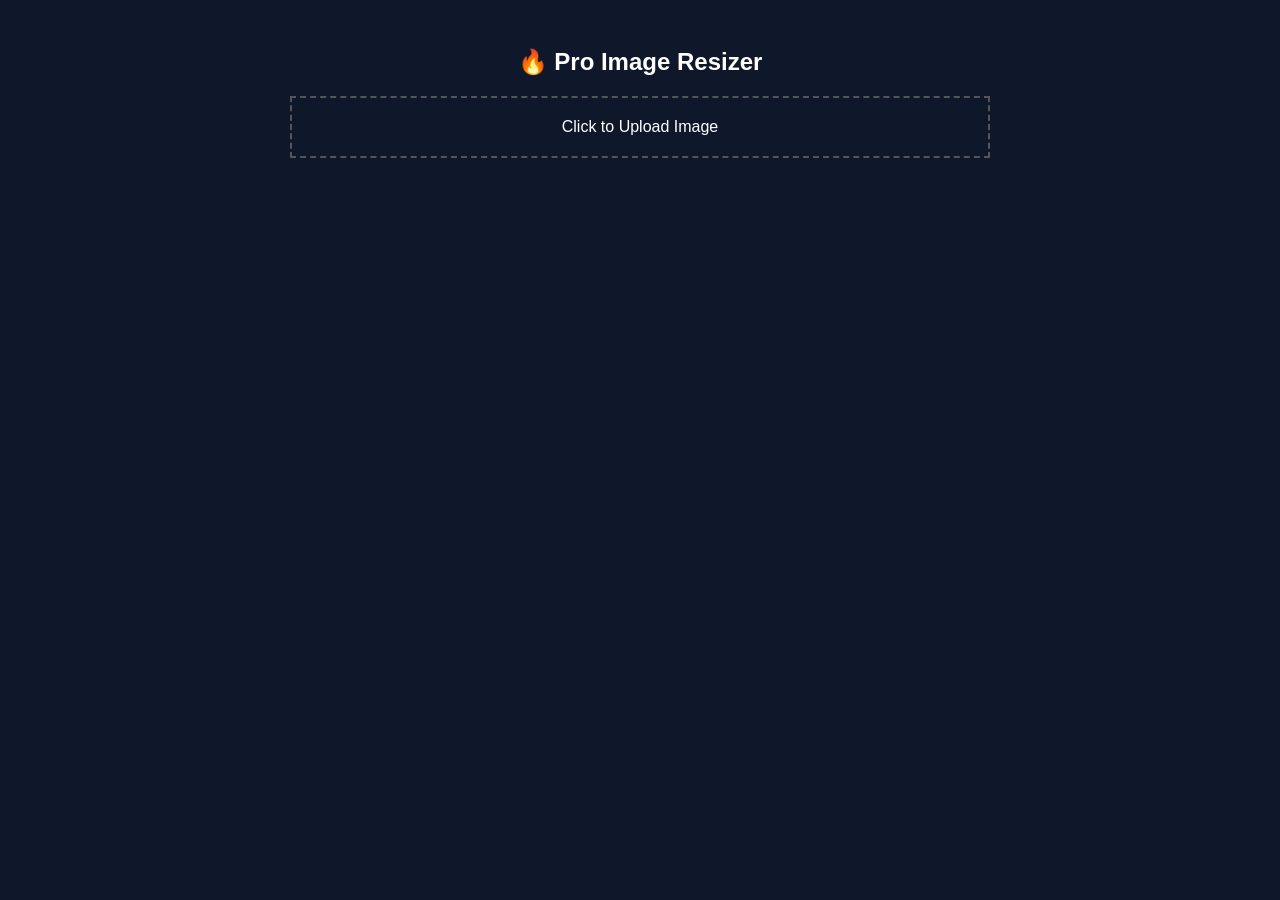
<file: image-tool/tools/resize.html>
<!DOCTYPE html>
<html lang="en">
<head>
<meta charset="UTF-8">
<meta name="viewport" content="width=device-width, initial-scale=1.0">
<title>Pro Image Resizer</title>

<style>
body {
    font-family: Arial;
    background: #0f172a;
    color: white;
    text-align: center;
}

.container {
    max-width: 700px;
    margin: auto;
    padding: 20px;
}

.upload-box {
    border: 2px dashed #555;
    padding: 20px;
    cursor: pointer;
    margin-bottom: 15px;
}

img {
    max-width: 100%;
    margin-top: 10px;
    border-radius: 10px;
}

.controls {
    margin-top: 20px;
    text-align: left;
}

input, select {
    width: 100%;
    padding: 8px;
    margin: 5px 0;
}

button {
    width: 48%;
    padding: 10px;
    margin-top: 10px;
    border: none;
    font-size: 16px;
    cursor: pointer;
}

.resize-btn { background: #3b82f6; color: white; }
.download-btn { background: #22c55e; color: white; }

.slider {
    width: 100%;
}

.hidden {
    display: none;
}

.info {
    font-size: 14px;
    margin-top: 5px;
    color: #cbd5f5;
}
</style>
</head>

<body>

<div class="container">

<h2>🔥 Pro Image Resizer</h2>

<div class="upload-box" onclick="fileInput.click()">
    Click to Upload Image
    <input type="file" id="fileInput" hidden>
</div>

<!-- ORIGINAL -->
<img id="preview" class="hidden">
<p id="originalInfo" class="info"></p>

<!-- CONTROLS -->
<div class="controls hidden" id="controls">

<h3>Resize Method</h3>

<select id="mode">
    <option value="dimension">Width / Height</option>
    <option value="percentage">Percentage</option>
    <option value="size">File Size</option>
</select>

<!-- DIMENSION -->
<div id="dimensionBox">
    <input type="number" id="widthInput" placeholder="Width">
    <input type="number" id="heightInput" placeholder="Height">

    <select id="unit">
        <option value="px">px</option>
        <option value="cm">cm</option>
        <option value="in">inch</option>
    </select>

    <label>
        <input type="checkbox" id="aspect" checked>
        Maintain Aspect Ratio
    </label>
</div>

<!-- PERCENT -->
<div id="percentBox" class="hidden">
    <input type="range" min="10" max="200" value="100" id="percent">
    <p id="percentValue">100%</p>
</div>

<!-- SIZE -->
<div id="sizeBox" class="hidden">
    <input type="number" id="sizeInput" placeholder="Enter size">
    <select id="sizeUnit">
        <option value="kb">KB</option>
        <option value="mb">MB</option>
    </select>
</div>

<!-- BUTTONS -->
<div style="display:flex; justify-content:space-between;">
    <button class="resize-btn" onclick="resizeImage()">Resize</button>
    <button class="download-btn" onclick="downloadImage()">Download</button>
</div>

</div>

<!-- OUTPUT -->
<img id="output" class="hidden">
<p id="resizedInfo" class="info"></p>

<canvas id="canvas" class="hidden"></canvas>

</div>

<script>

let img = new Image();
let originalWidth, originalHeight;
let resizedDataUrl = "";

const fileInput = document.getElementById("fileInput");
const preview = document.getElementById("preview");
const output = document.getElementById("output");
const controls = document.getElementById("controls");

fileInput.addEventListener("change", function(e){
    const file = e.target.files[0];

    let sizeKB = (file.size / 1024).toFixed(2);
    let sizeMB = (sizeKB / 1024).toFixed(2);

    document.getElementById("originalInfo").innerText =
        `Original: ${sizeKB} KB (${sizeMB} MB)`;

    const reader = new FileReader();

    reader.onload = function(event){
        img.src = event.target.result;
        preview.src = event.target.result;

        preview.classList.remove("hidden");
        controls.classList.remove("hidden");
    }

    reader.readAsDataURL(file);
});

img.onload = function(){
    originalWidth = img.width;
    originalHeight = img.height;

    document.getElementById("originalInfo").innerText +=
        ` | ${originalWidth} x ${originalHeight}px`;

    widthInput.value = originalWidth;
    heightInput.value = originalHeight;
}

// MODE SWITCH
mode.addEventListener("change", function(){
    dimensionBox.classList.add("hidden");
    percentBox.classList.add("hidden");
    sizeBox.classList.add("hidden");

    if(this.value === "dimension") dimensionBox.classList.remove("hidden");
    if(this.value === "percentage") percentBox.classList.remove("hidden");
    if(this.value === "size") sizeBox.classList.remove("hidden");
});

// SLIDER
percent.addEventListener("input", function(){
    percentValue.innerText = this.value + "%";
});

function convertToPx(value, unit){
    if(unit === "cm") return value * 37.8;
    if(unit === "in") return value * 96;
    return value;
}

function resizeImage(){
    let canvas = document.getElementById("canvas");
    let ctx = canvas.getContext("2d");

    let width = originalWidth;
    let height = originalHeight;
    let modeVal = mode.value;

    // DIMENSION
    if(modeVal === "dimension"){
        width = convertToPx(widthInput.value, unit.value);
        height = convertToPx(heightInput.value, unit.value);

        if(aspect.checked){
            height = width * (originalHeight / originalWidth);
        }
    }

    // PERCENT
    if(modeVal === "percentage"){
        width = originalWidth * (percent.value / 100);
        height = originalHeight * (percent.value / 100);
    }

    canvas.width = width;
    canvas.height = height;

    ctx.drawImage(img, 0, 0, width, height);

    // SIZE COMPRESS
    if(modeVal === "size"){
        let maxSize = sizeInput.value;
        if(sizeUnit.value === "mb") maxSize *= 1024;

        let quality = 1;

        do {
            resizedDataUrl = canvas.toDataURL("image/jpeg", quality);
            quality -= 0.05;
        } while ((resizedDataUrl.length / 1024) > maxSize && quality > 0.1);
    } else {
        resizedDataUrl = canvas.toDataURL("image/jpeg", 0.9);
    }

    // SHOW OUTPUT
    output.src = resizedDataUrl;
    output.classList.remove("hidden");

    let newSizeKB = (resizedDataUrl.length / 1024).toFixed(2);
    let newSizeMB = (newSizeKB / 1024).toFixed(2);

    document.getElementById("resizedInfo").innerText =
        `Resized: ${newSizeKB} KB (${newSizeMB} MB) | ${Math.round(width)} x ${Math.round(height)}px`;
}

function downloadImage(){
    if(!resizedDataUrl){
        alert("Pehle resize karo!");
        return;
    }

    let link = document.createElement("a");
    link.href = resizedDataUrl;
    link.download = "resized.jpg";
    link.click();
}

</script>

</body>
</html>
</file>
<file: image-tool/css/Image-home.css>
/* Global Styles */
* {
  margin: 0;
  padding: 0;
  box-sizing: border-box;
  font-family: 'Inter', -apple-system, BlinkMacSystemFont, sans-serif;
}

body {
  background-color: #f9fafc;
  color: #1e293b;
  line-height: 1.5;
  display: flex;
  flex-direction: column;
  min-height: 100vh;
}

.bit_hexafy {
  height: 100%;
}
.container {
  max-width: 1420px;
  margin: 0 auto;
  padding: 0 1.5rem;
}

/* Header & Navigation */
header {
  background: white;
  box-shadow: 0 2px 10px rgba(0,0,0,0.03);
  position: sticky;
  top: 0;
  z-index: 10;
}

header .container {
  background-color: #b9d5fe;
  display: flex;
  align-items: center;
  justify-content: space-between;
  height: 70px;
  width:1800px;
}

.logo a {
  font-size: 1.5rem;
  font-weight: 700;
  color: #3b82f6;
  text-decoration: none;
  margin-left: -330px;
  align-items: start;
  gap: 0.1rem;
}

.logo i {
  font-size: 1.8rem;

}

.nav-links {
  display: flex;
  gap: 2rem;
  list-style: none;
}

.nav-links a {
  text-decoration: none;
  color: #475569;
  font-weight: 500;
  transition: color 0.2s;
}

.nav-links a:hover {
  color: #3b82f6;
}

/* Ad Spaces */
.ad-slot {
  background: #eef2f6;
  border-radius: 8px;
  padding: 1rem;
  text-align: center;
  color: #64748b;
  font-size: 0.875rem;
  margin: 1.5rem 0;
  min-height: 90px;
  display: flex;
  align-items: center;
  justify-content: center;
}

.ad-slot::before {
  content: "Advertisement";
  display: block;
  font-size: 0.75rem;
  color: #94a3b8;
}

/* Tool Cards (Homepage) */
.tool-grid {
  display: grid;
  grid-template-columns: repeat(auto-fill, minmax(180px, 1fr));
  gap: 1.5rem;
  margin: 2rem 0;
}

.tool-card {
  background: white;
  border-radius: 12px;
  padding: 1.5rem 1rem;
  text-align: center;
  box-shadow: 0 4px 12px rgba(0,0,0,0.02);
  transition: transform 0.2s, box-shadow 0.2s;
  text-decoration: none;
  color: inherit;
  border: 1px solid #e9eef2;
}

.tool-card:hover {
  transform: translateY(-4px);
  box-shadow: 0 12px 24px rgba(0,0,0,0.05);
  border-color: #b9d5fe;
}

.tool-card i {
  font-size: 2.2rem;
  color: #3b82f6;
  margin-bottom: 0.75rem;
}

.tool-card h3 {
  font-size: 1rem;
  font-weight: 600;
  margin-bottom: 0.25rem;
}

.tool-card p {
  font-size: 0.85rem;
  color: #64748b;
}

/* Tool Page Layout */
.tool-wrapper {
  display: flex;
  flex-wrap: wrap;
  gap: 2rem;
  margin: 2rem 0;
}

.tool-main {
  flex: 2;
  min-width: 300px;
}

.tool-sidebar {
  flex: 1;
  min-width: 250px;
}

.upload-area {
  background: white;
  border: 2px dashed #cbd5e1;
  border-radius: 16px;
  padding: 2.5rem 1rem;
  text-align: center;
  cursor: pointer;
  transition: border-color 0.2s, background 0.2s;
  margin-bottom: 1.5rem;
}

.upload-area.dragover {
  border-color: #3b82f6;
  background: #f0f7ff;
}

.upload-area i {
  font-size: 3rem;
  color: #94a3b8;
  margin-bottom: 1rem;
}

.upload-area p {
  color: #475569;
}

.upload-area .small {
  font-size: 0.85rem;
  color: #94a3b8;
  margin-top: 0.5rem;
}

.preview-container {
  background: white;
  border-radius: 16px;
  padding: 1.5rem;
  box-shadow: 0 4px 12px rgba(0,0,0,0.02);
  margin-bottom: 1.5rem;
}

.preview-box {
  display: flex;
  flex-wrap: wrap;
  gap: 1.5rem;
  justify-content: center;
}

.preview-original, .preview-result {
  flex: 1 1 250px;
  text-align: center;
}

.preview-box img, .preview-box canvas {
  max-width: 100%;
  max-height: 300px;
  border-radius: 12px;
  box-shadow: 0 4px 12px rgba(0,0,0,0.05);
  background: #f1f5f9;
}

.control-panel {
  background: white;
  border-radius: 16px;
  padding: 1.5rem;
  box-shadow: 0 4px 12px rgba(0,0,0,0.02);
}

.control-group {
  margin-bottom: 1.5rem;
}

.control-group label {
  display: block;
  font-weight: 500;
  margin-bottom: 0.5rem;
}

.control-group input[type="range"],
.control-group input[type="number"],
.control-group select {
  width: 100%;
  padding: 0.5rem;
  border: 1px solid #cbd5e1;
  border-radius: 8px;
}

.btn {
  background: #3b82f6;
  color: white;
  border: none;
  padding: 0.75rem 1.5rem;
  border-radius: 40px;
  font-weight: 600;
  cursor: pointer;
  transition: background 0.2s;
  display: inline-flex;
  align-items: center;
  gap: 0.5rem;
}

.btn:hover {
  background: #2563eb;
}

.btn:disabled {
  opacity: 0.5;
  pointer-events: none;
}

/* Footer */
footer {
  background: white;
  border-top: 1px solid #e9eef2;
  padding: 2rem 0;
  margin-top: auto;
}

footer .container {
  display: flex;
  justify-content: space-between;
  flex-wrap: wrap;
  gap: 1rem;
}

.footer-links a {
  color: #64748b;
  text-decoration: none;
  margin-left: 1.5rem;
}

/* Responsive */
@media (max-width: 768px) {
  .nav-links {
    display: none; /* would need a mobile menu in real project */
  }
  .tool-wrapper {
    flex-direction: column;
  }
  .preview-box {
    flex-direction: column;
  }
}
</file>
<file: Typing Test/style.css>
/* style.css – Premium Glassmorphism + Neumorphism blend */

* {
  margin: 0;
  padding: 0;
  box-sizing: border-box;
  font-family: 'Inter', sans-serif;
}

:root {
  --bg-gradient: linear-gradient(145deg, #0b0e14 0%, #1a1f2c 100%);
  --glass-bg: rgba(20, 28, 40, 0.65);
  --glass-border: rgba(255, 255, 255, 0.08);
  --glass-shadow: 0 20px 40px rgba(0, 0, 0, 0.5), 0 0 0 1px rgba(255, 255, 255, 0.02) inset;
  --accent-primary: #6c5ce7;
  --accent-secondary: #00cec9;
  --text-light: #f1f2f6;
  --text-dim: #a4b0be;
  --green-correct: #2ecc71;
  --red-error: #e74c3c;
  --card-glow: 0 0 30px rgba(108, 92, 231, 0.3);
  --transition: all 0.25s cubic-bezier(0.2, 0.9, 0.4, 1);
}

body {
  min-height: 100vh;
  background: var(--bg-gradient);
  display: flex;
  align-items: center;
  justify-content: center;
  padding: 1.5rem;
  color: var(--text-light);
  position: relative;
}

.app-wrapper {
  max-width: 1300px;
  width: 100%;
  margin: 0 auto;
  position: relative;
}

/* Theme toggle */
.theme-toggle {
  position: fixed;
  top: 20px;
  right: 20px;
  width: 48px;
  height: 48px;
  border-radius: 30px;
  background: var(--glass-bg);
  backdrop-filter: blur(12px);
  border: 1px solid var(--glass-border);
  display: flex;
  align-items: center;
  justify-content: center;
  color: #f1c40f;
  font-size: 1.4rem;
  cursor: pointer;
  box-shadow: var(--glass-shadow);
  z-index: 999;
  transition: var(--transition);
}
.theme-toggle:hover {
  transform: scale(1.1);
  background: rgba(108, 92, 231, 0.2);
}
body.dark-mode {
  --bg-gradient: linear-gradient(145deg, #f5f7fa 0%, #e9ecf2 100%);
  --glass-bg: rgba(255, 255, 255, 0.7);
  --text-light: #1e272e;
  --text-dim: #485460;
}

/* Views */
.view {
  display: none;
  opacity: 0;
  transition: opacity 0.3s;
}
.active-view {
  display: block;
  opacity: 1;
}

/* Glass panels */
.glass, .glass-panel, .hero-glass, .card, .stats-panel, .text-display-container, .input-wrapper, .result-card {
  background: var(--glass-bg);
  backdrop-filter: blur(16px);
  -webkit-backdrop-filter: blur(16px);
  border: 1px solid var(--glass-border);
  border-radius: 32px;
  box-shadow: var(--glass-shadow);
}

/* Home view */
.brand-logo {
  font-size: 3.5rem;
  font-weight: 800;
  letter-spacing: -0.02em;
  text-align: center;
  margin-bottom: 0.5rem;
}
.gradient-text {
  background: linear-gradient(135deg, #a29bfe, #55efc4);
  -webkit-background-clip: text;
  background-clip: text;
  color: transparent;
}
.tagline {
  text-align: center;
  color: var(--text-dim);
  font-weight: 400;
  letter-spacing: 2px;
  text-transform: uppercase;
  font-size: 0.9rem;
}
.mode-cards {
  display: flex;
  flex-wrap: wrap;
  justify-content: center;
  gap: 30px;
  margin: 50px 0 30px;
}
.card {
  width: 260px;
  padding: 2rem 1.5rem;
  text-align: center;
  cursor: pointer;
  transition: var(--transition);
  position: relative;
  overflow: hidden;
}
.card:hover {
  transform: translateY(-8px);
  box-shadow: 0 30px 40px -10px rgba(0,0,0,0.6), var(--card-glow);
  border-color: var(--accent-primary);
}
.card-icon {
  font-size: 3rem;
  margin-bottom: 1rem;
  color: var(--accent-secondary);
}
.card h2 { font-weight: 600; margin-bottom: 0.5rem; }
.card p { color: var(--text-dim); font-size: 0.9rem; }

/* Learn panel & settings panel (hidden by default) */
.learn-panel, .settings-panel {
  margin-top: 20px;
  padding: 24px 28px;
  transition: all 0.3s;
}
.hidden { display: none; }
.panel-header {
  display: flex;
  justify-content: space-between;
  align-items: center;
  margin-bottom: 24px;
}
.panel-header h2 { font-weight: 600; }
.close-learn, .close-settings {
  background: transparent;
  border: none;
  color: var(--text-dim);
  font-size: 1.6rem;
  cursor: pointer;
  transition: var(--transition);
}
.close-learn:hover { color: var(--red-error); }

.learn-row {
  display: grid;
  grid-template-columns: 1fr 1fr;
  gap: 20px;
  margin-bottom: 30px;
}
.posture-card, .tips-card {
  background: rgba(0,0,0,0.2);
  padding: 18px;
  border-radius: 24px;
}
.finger-guide { margin-top: 10px; }
.hands-row { display: flex; gap: 30px; margin: 15px 0; }
.hand { flex:1; }
.finger-badge {
  background: rgba(108,92,231,0.2);
  padding: 8px 12px;
  margin: 5px 0;
  border-radius: 20px;
  font-weight: 600;
}
.keyboard-visual {
  display: flex;
  flex-wrap: wrap;
  gap: 8px;
  justify-content: center;
  margin: 20px 0;
}
.key-visual {
  background: #1e272e;
  color: white;
  padding: 8px 14px;
  border-radius: 16px;
  font-weight: 700;
  min-width: 50px;
  text-align: center;
  box-shadow: 0 4px 0 #0f1419;
}
.left-key { background: #2c3e50; border-bottom: 3px solid #6c5ce7; }
.right-key { background: #2c3e50; border-bottom: 3px solid #e17055; }

/* Settings panel */
.settings-body { display: flex; flex-direction: column; gap: 30px; }
.setting-group label { display: block; margin-bottom: 12px; font-weight: 500; }
.toggle-group { display: flex; gap: 12px; flex-wrap: wrap; }
.mode-btn, .time-btn, .diff-btn {
  background: rgba(0,0,0,0.3);
  border: 1px solid var(--glass-border);
  padding: 12px 24px;
  border-radius: 60px;
  font-weight: 600;
  color: var(--text-light);
  cursor: pointer;
  transition: var(--transition);
}
.mode-btn.active, .time-btn.active, .diff-btn.active {
  background: var(--accent-primary);
  color: white;
  box-shadow: 0 0 15px var(--accent-primary);
}
.start-session-btn {
  background: linear-gradient(135deg, #6c5ce7, #0984e3);
  border: none;
  padding: 16px;
  border-radius: 60px;
  font-weight: 700;
  font-size: 1.2rem;
  color: white;
  cursor: pointer;
  transition: var(--transition);
}

/* Typing view */
.typing-header { margin-bottom: 25px; }
.stats-panel {
  display: flex;
  justify-content: space-around;
  padding: 18px 10px;
  margin-bottom: 20px;
}
.stat-item { text-align: center; }
.stat-label { font-size: 0.8rem; text-transform: uppercase; color: var(--text-dim); }
.stat-value { font-size: 2.2rem; font-weight: 700; display: block; }
.action-buttons { display: flex; gap: 12px; flex-wrap: wrap; }
.action-btn {
  background: var(--glass-bg);
  border: 1px solid var(--glass-border);
  padding: 10px 18px;
  border-radius: 40px;
  color: var(--text-light);
  cursor: pointer;
  backdrop-filter: blur(4px);
  transition: var(--transition);
}
.action-btn:hover:not(:disabled) { background: var(--accent-primary); }
.text-display-container {
  padding: 30px 25px;
  margin: 20px 0;
  font-size: 1.8rem;
  line-height: 1.5;
  min-height: 220px;
}
.text-display { word-break: break-word; }
.word {
  display: inline-block;
  margin: 0 4px 4px 0;
  padding: 2px 6px;
  border-radius: 12px;
  transition: background 0.1s;
}
.current-word { background: rgba(108,92,231,0.3); border-radius: 16px; }
.correct { color: var(--green-correct); }
.incorrect { color: var(--red-error); text-decoration: underline wavy; }
.typing-input {
  width: 100%;
  padding: 22px 24px;
  font-size: 1.4rem;
  background: transparent;
  border: none;
  color: var(--text-light);
  outline: none;
}
.input-wrapper { display: flex; align-items: center; padding-right: 20px; }
.input-hint { color: var(--text-dim); font-size: 0.8rem; }

.live-keyboard {
  margin-top: 20px;
  padding: 15px;
  display: flex;
  flex-wrap: wrap;
  justify-content: center;
  gap: 6px;
}
.keycap {
  background: #1e272e;
  padding: 8px 12px;
  border-radius: 12px;
  font-weight: 700;
  color: white;
  transition: 0.05s;
}
.keycap.highlight { background: var(--accent-primary); transform: scale(0.95); }

/* Result view */
.result-card { padding: 40px; max-width: 700px; margin: 30px auto; }
.result-title { font-size: 2.5rem; text-align: center; margin-bottom: 30px; }
.result-stats-grid {
  display: grid;
  grid-template-columns: repeat(3, 1fr);
  gap: 24px;
}
.res-item { text-align: center; }
.res-label { display: block; color: var(--text-dim); }
.res-value { font-size: 2.2rem; font-weight: 800; }
.progress-container {
  height: 20px;
  background: rgba(0,0,0,0.3);
  border-radius: 20px;
  margin: 30px 0;
}
.progress-bar {
  height: 100%;
  background: linear-gradient(90deg, #6c5ce7, #00cec9);
  border-radius: 20px;
  width: 0%;
}
.performance-message { font-size: 1.8rem; text-align: center; margin: 20px 0; }
.result-actions { display: flex; gap: 20px; justify-content: center; }
.primary-btn, .secondary-btn {
  padding: 14px 32px;
  border-radius: 60px;
  font-weight: 700;
  border: none;
  cursor: pointer;
}
.primary-btn { background: var(--accent-primary); color: white; }
.secondary-btn { background: transparent; border: 1px solid var(--glass-border); color: var(--text-light); }

.watermark {
  text-align: center;
  margin-top: 20px;
  color: var(--text-dim);
  opacity: 0.6;
}

/* responsive */
@media (max-width: 680px) {
  .mode-cards { flex-direction: column; align-items: center; }
  .stats-panel { flex-wrap: wrap; }
  .result-stats-grid { grid-template-columns: 1fr 1fr; }
}
</file>
<file: typing-tool/style.css>
/* style.css - Premium Typing Practice App */

:root {
  --bg-gradient: linear-gradient(135deg, #0f172a 0%, #1e293b 100%);
  --glass-bg: rgba(255, 255, 255, 0.08);
  --glass-border: rgba(255, 255, 255, 0.15);
  --text-primary: #f1f5f9;
  --text-secondary: #94a3b8;
  --accent: #3b82f6;
  --accent-hover: #2563eb;
  --correct: #10b981;
  --wrong: #ef4444;
  --current: #f59e0b;
  --card-bg: rgba(30, 41, 59, 0.6);
  --shadow: 0 8px 32px rgba(0, 0, 0, 0.2);
  --transition: all 0.3s ease;
}

body.dark {
  --bg-gradient: linear-gradient(135deg, #0f172a 0%, #0a0f1a 100%);
  --glass-bg: rgba(0, 0, 0, 0.4);
  --card-bg: rgba(15, 23, 42, 0.8);
  --text-primary: #e2e8f0;
}

* {
  margin: 0;
  padding: 0;
  box-sizing: border-box;
  font-family: 'Inter', sans-serif;
}

body {
  min-height: 100vh;
  background: var(--bg-gradient);
  display: flex;
  justify-content: center;
  align-items: center;
  padding: 1rem;
  transition: var(--transition);
}

.app-container {
  max-width: 1300px;
  width: 100%;
  margin: 0 auto;
}

/* Glass Header */
.glass-header {
  background: var(--glass-bg);
  backdrop-filter: blur(12px);
  border-radius: 2rem;
  padding: 1rem 2rem;
  display: flex;
  justify-content: space-between;
  align-items: center;
  flex-wrap: wrap;
  gap: 1rem;
  margin-bottom: 2rem;
  border: 1px solid var(--glass-border);
  box-shadow: var(--shadow);
}

.logo {
  display: flex;
  align-items: center;
  gap: 0.75rem;
}

.logo i {
  font-size: 2rem;
  color: var(--accent);
}

.logo h1 {
  font-size: 1.8rem;
  font-weight: 700;
  color: var(--text-primary);
}

.logo span {
  color: var(--accent);
}

.header-controls {
  display: flex;
  gap: 1rem;
  align-items: center;
}

.difficulty-selector {
  display: flex;
  gap: 0.5rem;
  background: rgba(0, 0, 0, 0.3);
  padding: 0.3rem;
  border-radius: 2rem;
}

.difficulty-btn {
  background: transparent;
  border: none;
  padding: 0.5rem 1.2rem;
  border-radius: 2rem;
  font-weight: 600;
  color: var(--text-secondary);
  cursor: pointer;
  transition: var(--transition);
}

.difficulty-btn.active {
  background: var(--accent);
  color: white;
  box-shadow: 0 0 10px rgba(59,130,246,0.5);
}

.icon-btn {
  background: var(--glass-bg);
  border: 1px solid var(--glass-border);
  border-radius: 50%;
  width: 44px;
  height: 44px;
  display: flex;
  align-items: center;
  justify-content: center;
  cursor: pointer;
  color: var(--text-primary);
  font-size: 1.2rem;
  transition: var(--transition);
}

.icon-btn:hover {
  background: var(--accent);
  transform: scale(1.05);
}

/* Timer Bar */
.timer-mode-bar {
  background: var(--card-bg);
  backdrop-filter: blur(8px);
  border-radius: 1.5rem;
  padding: 0.8rem 1.5rem;
  display: flex;
  justify-content: space-between;
  align-items: center;
  flex-wrap: wrap;
  gap: 1rem;
  margin-bottom: 2rem;
  border: 1px solid var(--glass-border);
}

.timer-buttons {
  display: flex;
  gap: 0.8rem;
}

.timer-option {
  background: transparent;
  border: none;
  padding: 0.5rem 1.2rem;
  border-radius: 2rem;
  font-weight: 600;
  color: var(--text-secondary);
  cursor: pointer;
  transition: var(--transition);
}

.timer-option.active {
  background: var(--accent);
  color: white;
}

.timer-display {
  display: flex;
  align-items: center;
  gap: 0.8rem;
  font-size: 1.8rem;
  font-weight: 700;
  color: var(--accent);
  background: rgba(0,0,0,0.3);
  padding: 0.3rem 1.2rem;
  border-radius: 3rem;
}

.timer-display i {
  font-size: 1.4rem;
}

/* Typing Arena */
.typing-arena {
  background: var(--card-bg);
  backdrop-filter: blur(8px);
  border-radius: 2rem;
  padding: 2rem;
  margin-bottom: 2rem;
  border: 1px solid var(--glass-border);
}

.text-display-container {
  position: relative;
  background: rgba(0,0,0,0.3);
  border-radius: 1.5rem;
  padding: 1.8rem;
  min-height: 200px;
  margin-bottom: 1.8rem;
  overflow-x: auto;
}

.text-display {
  font-size: 1.5rem;
  line-height: 2rem;
  letter-spacing: 0.5px;
  color: var(--text-primary);
  display: flex;
  flex-wrap: wrap;
  gap: 0.4rem 0.8rem;
  font-weight: 500;
  position: relative;
}

.word {
  display: inline-flex;
  gap: 2px;
  background: transparent;
  transition: all 0.1s;
}

.char {
  display: inline-block;
  transition: all 0.05s linear;
}

.char.correct {
  color: var(--correct);
}

.char.wrong {
  color: var(--wrong);
  text-decoration: underline;
  text-decoration-thickness: 2px;
}

.char.active {
  background: var(--current);
  color: #0f172a;
  border-radius: 4px;
  animation: blink 1s step-end infinite;
}

@keyframes blink {
  0%, 100% { opacity: 1; }
  50% { opacity: 0.5; }
}

.input-area {
  display: flex;
  gap: 1rem;
  flex-wrap: wrap;
}

.typing-input {
  flex: 1;
  background: rgba(0,0,0,0.4);
  border: 2px solid var(--glass-border);
  border-radius: 1.5rem;
  padding: 1rem 1.5rem;
  font-size: 1.2rem;
  color: var(--text-primary);
  outline: none;
  transition: var(--transition);
}

.typing-input:focus {
  border-color: var(--accent);
  box-shadow: 0 0 0 3px rgba(59,130,246,0.3);
}

.input-controls {
  display: flex;
  gap: 0.8rem;
}

.action-btn {
  background: var(--glass-bg);
  border: 1px solid var(--glass-border);
  border-radius: 1.5rem;
  padding: 0 1.5rem;
  font-weight: 600;
  color: var(--text-primary);
  cursor: pointer;
  transition: var(--transition);
  display: flex;
  align-items: center;
  gap: 0.5rem;
}

.action-btn:hover {
  background: var(--accent);
  transform: translateY(-2px);
}

/* Stats Panel */
.stats-panel {
  display: grid;
  grid-template-columns: repeat(auto-fit, minmax(180px, 1fr));
  gap: 1rem;
  margin-bottom: 1.5rem;
}

.stat-card {
  background: var(--card-bg);
  backdrop-filter: blur(8px);
  border-radius: 1.5rem;
  padding: 1rem 1.5rem;
  display: flex;
  align-items: center;
  gap: 1rem;
  border: 1px solid var(--glass-border);
  transition: var(--transition);
}

.stat-card:hover {
  transform: translateY(-3px);
}

.stat-card i {
  font-size: 2rem;
  color: var(--accent);
}

.stat-info {
  display: flex;
  flex-direction: column;
}

.stat-label {
  font-size: 0.8rem;
  text-transform: uppercase;
  letter-spacing: 1px;
  color: var(--text-secondary);
}

.stat-value {
  font-size: 1.8rem;
  font-weight: 700;
  color: var(--text-primary);
}

/* Progress Bar */
.progress-container {
  background: rgba(0,0,0,0.3);
  border-radius: 1rem;
  height: 8px;
  overflow: hidden;
}

.progress-bar {
  width: 0%;
  height: 100%;
  background: linear-gradient(90deg, var(--accent), #8b5cf6);
  transition: width 0.2s ease;
  border-radius: 1rem;
}

/* Modal */
.modal {
  display: none;
  position: fixed;
  top: 0;
  left: 0;
  width: 100%;
  height: 100%;
  background: rgba(0,0,0,0.7);
  backdrop-filter: blur(8px);
  justify-content: center;
  align-items: center;
  z-index: 1000;
}

.modal-content {
  background: var(--card-bg);
  border: 1px solid var(--glass-border);
  border-radius: 2rem;
  padding: 2rem;
  text-align: center;
  max-width: 400px;
  width: 90%;
  animation: modalFade 0.3s ease;
}

@keyframes modalFade {
  from { transform: scale(0.9); opacity: 0; }
  to { transform: scale(1); opacity: 1; }
}

.modal-icon {
  font-size: 3rem;
  color: var(--accent);
  margin-bottom: 1rem;
}

.modal-content h2 {
  color: var(--text-primary);
  margin-bottom: 1.5rem;
}

.result-stats {
  margin: 1.5rem 0;
  text-align: left;
}

.result-item {
  display: flex;
  justify-content: space-between;
  padding: 0.5rem 0;
  font-size: 1.2rem;
  color: var(--text-primary);
  border-bottom: 1px solid var(--glass-border);
}

.primary-btn {
  background: var(--accent);
  border: none;
  padding: 0.8rem 1.8rem;
  border-radius: 2rem;
  font-weight: 700;
  color: white;
  cursor: pointer;
  transition: var(--transition);
  display: inline-flex;
  align-items: center;
  gap: 0.5rem;
}

.primary-btn:hover {
  background: var(--accent-hover);
  transform: scale(1.02);
}

/* Responsive */
@media (max-width: 768px) {
  .glass-header {
    flex-direction: column;
    text-align: center;
  }
  
  .text-display {
    font-size: 1.1rem;
    line-height: 1.6rem;
  }
  
  .stat-value {
    font-size: 1.3rem;
  }
  
  .timer-display {
    font-size: 1.3rem;
  }
  
  .typing-input {
    font-size: 1rem;
  }
  
  .action-btn {
    padding: 0 1rem;
  }
}
</file>
